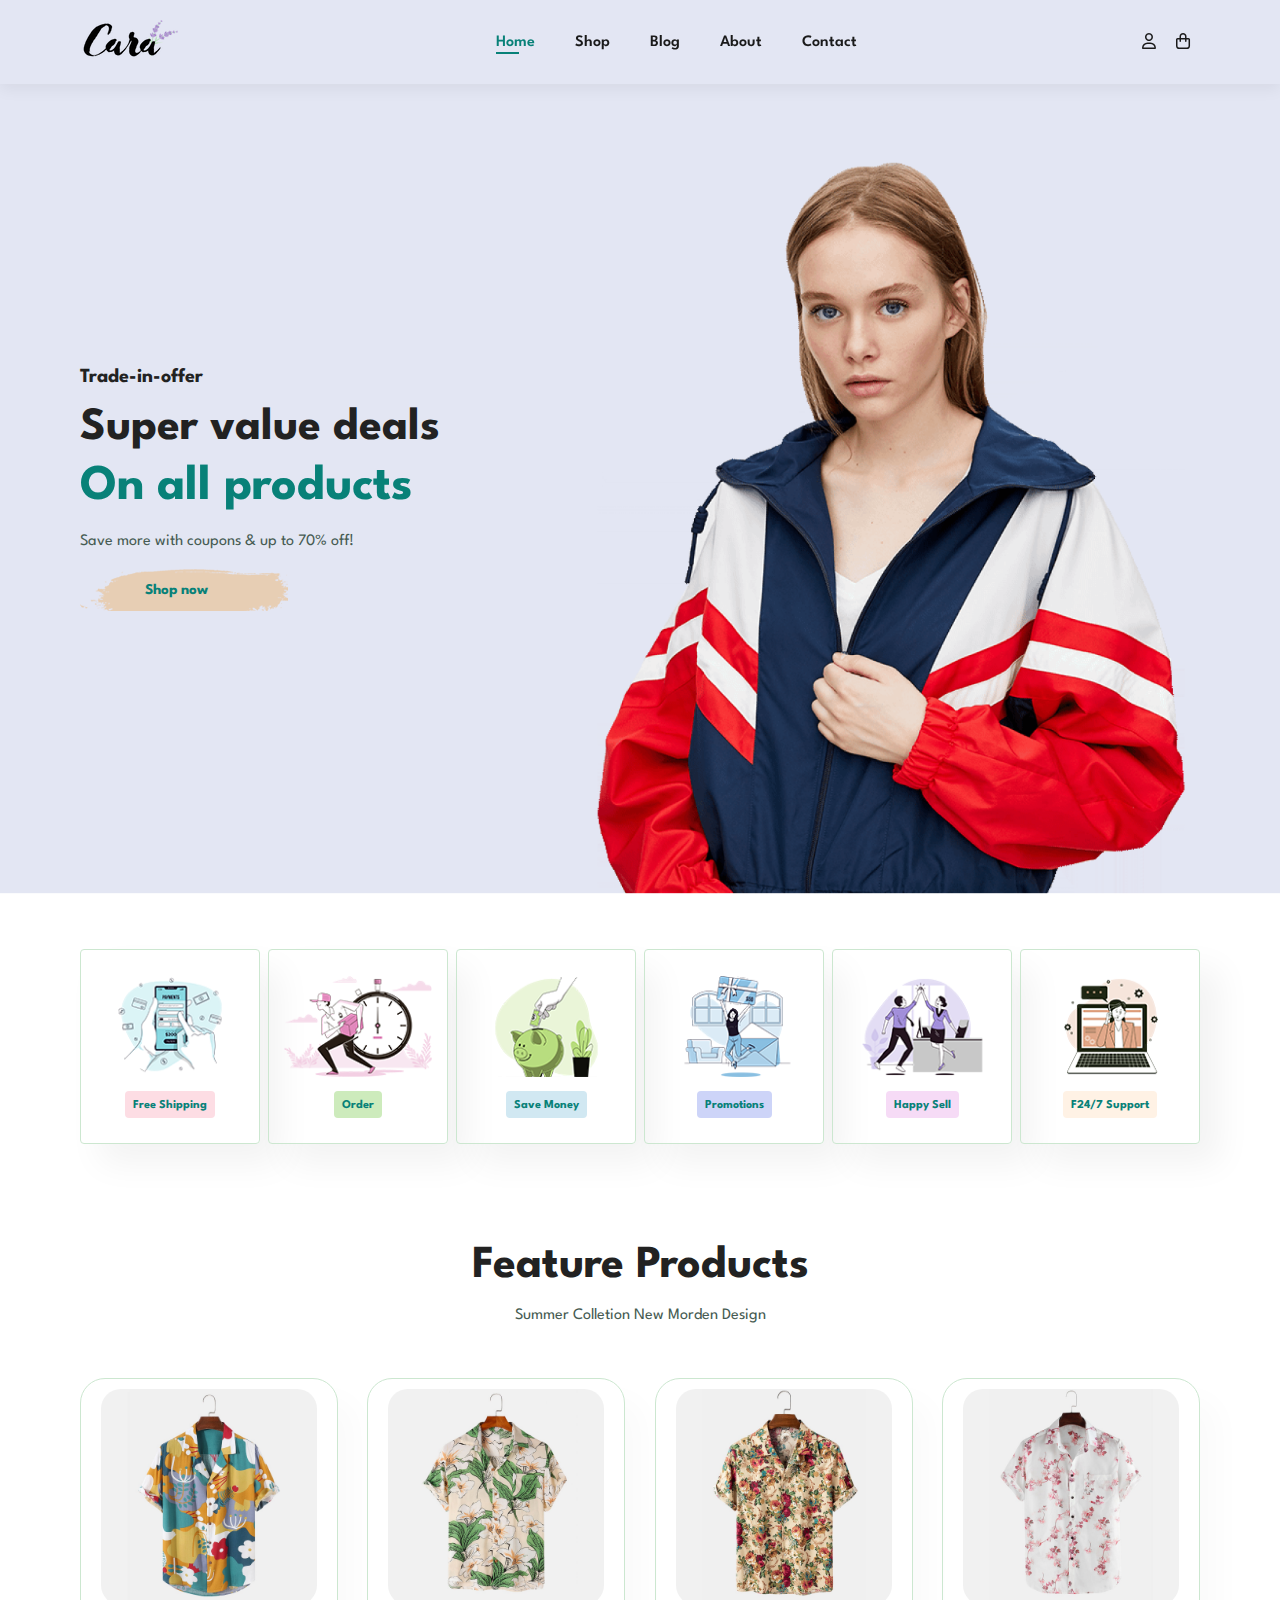
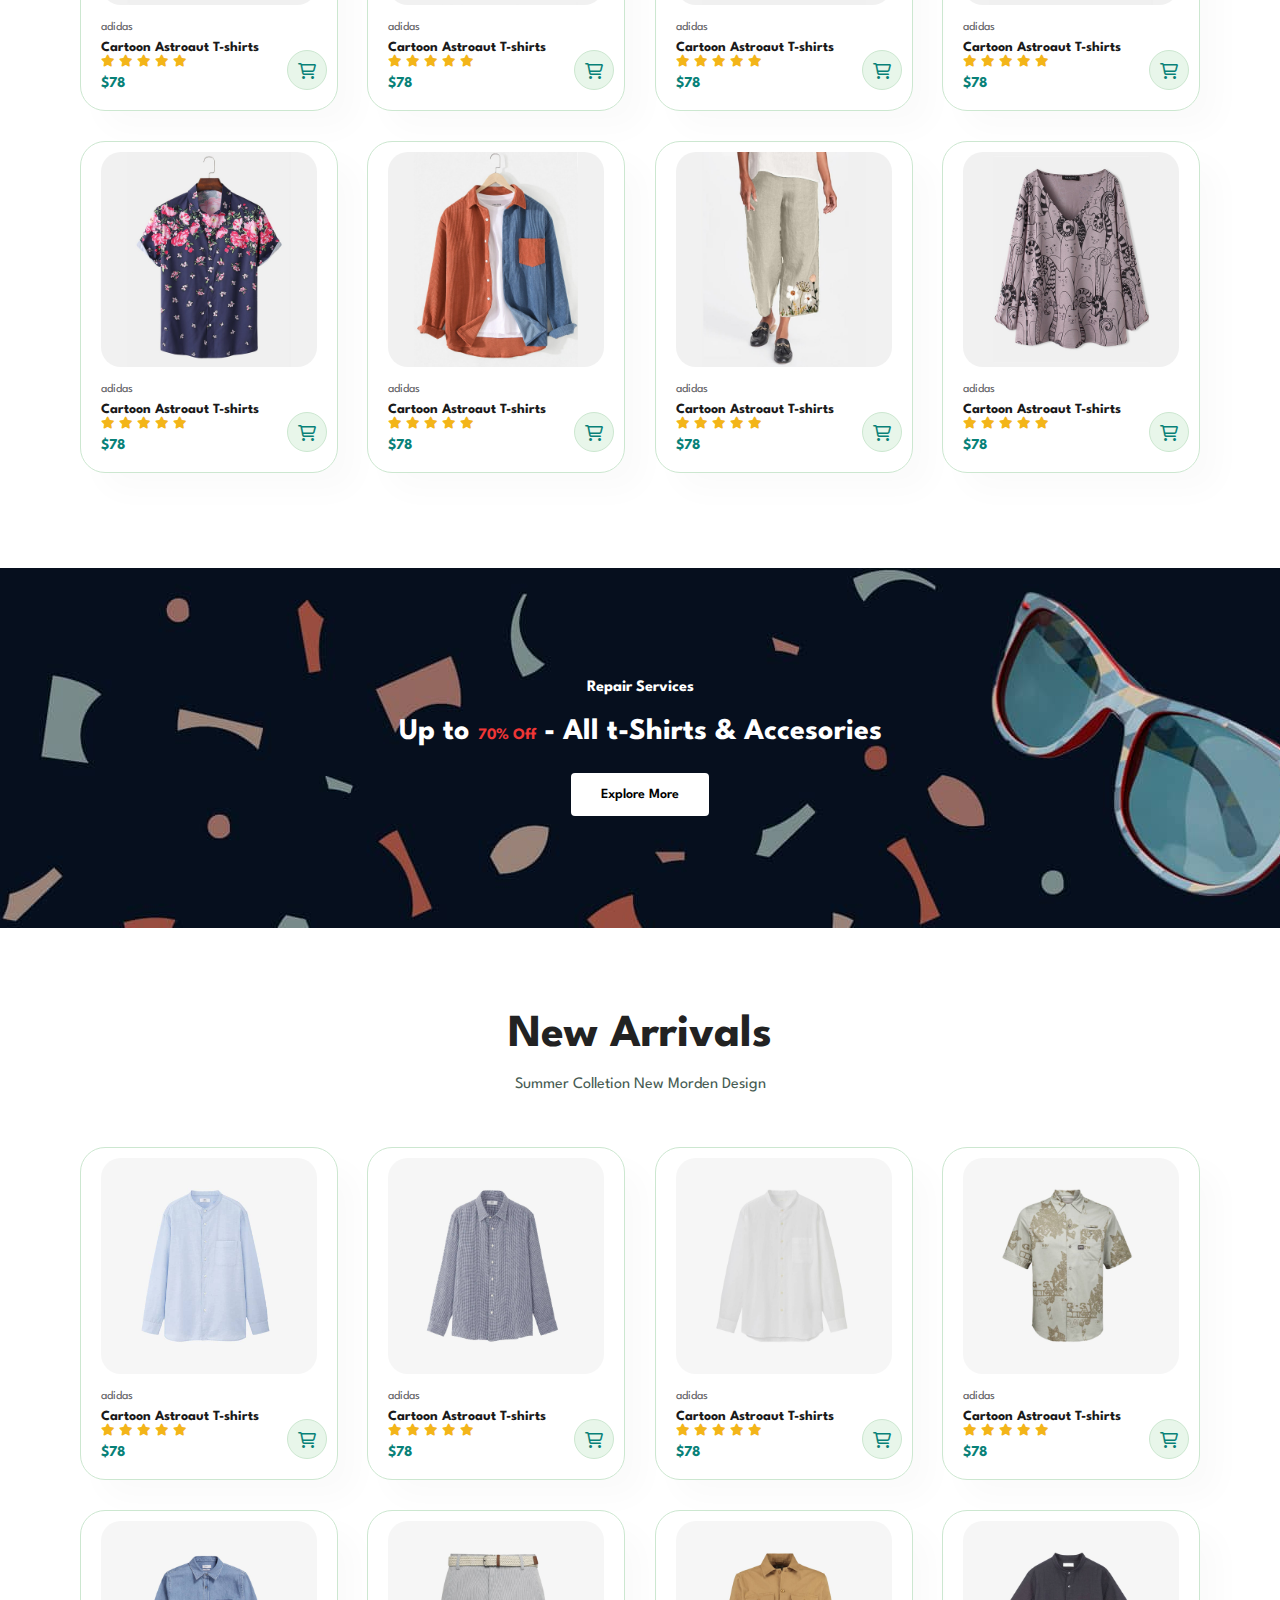
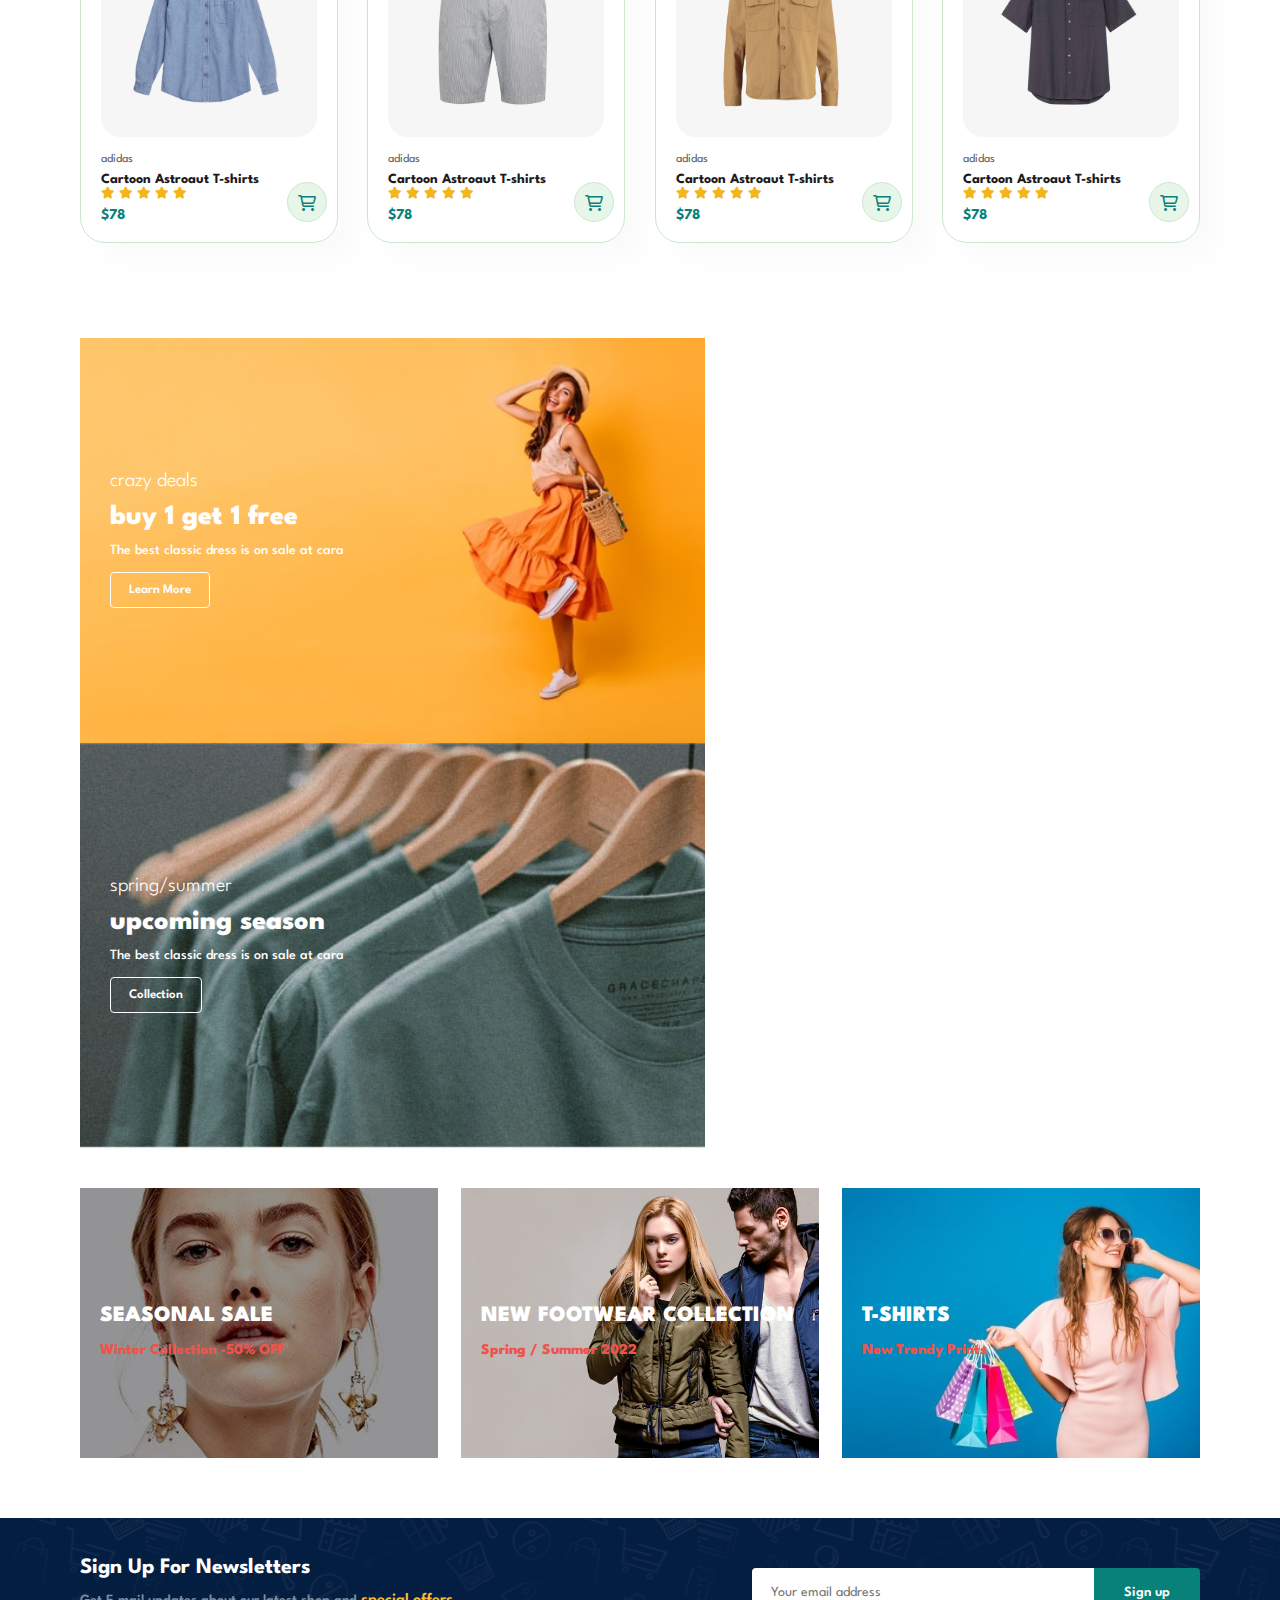
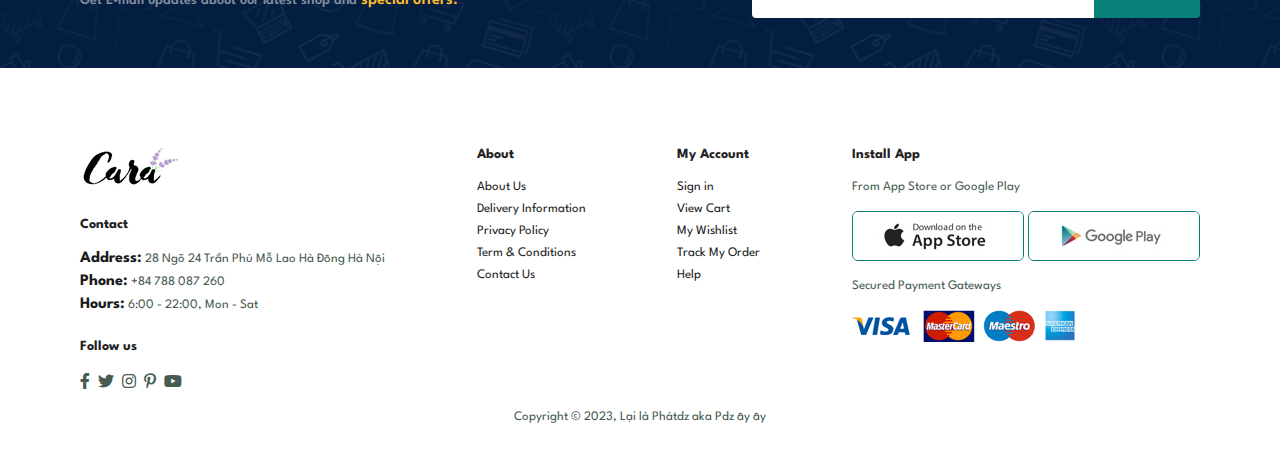
<file: index.html>
<!DOCTYPE html>
<html lang="en">

<head>
    <meta charset="UTF-8">
    <meta http-equiv="X-UA-Compatible" content="IE=edge">
    <meta name="viewport" content="width=device-width, initial-scale=1.0">
    <title>Shop'Pdz</title>
    <link rel="stylesheet" href="./font/css/all.css">
    <link rel="stylesheet" href="css/style.css">
    <link rel="stylesheet" href="css/reponsive.css">
</head>

<body>

    <header>
        <a href="#"><img src="img/logo.png" class="logo" alt=""></a>
        <div>
            <ul id="navbar">
                <li><a class="active" href="index.html">Home</a></li>
                <li><a href="shop.html">Shop</a></li>
                <li><a href="blog.html">Blog</a></li>
                <li><a href="about.html">About</a></li>
                <li><a href="contact.html">Contact</a></li>
                <a href="#" id="close"><i class="fas fa-times"></i></a>
                <a href="cart.html" id="bag"><i class="far fa-shopping-bag"></i></a>
            </ul>
        </div>
        <div>
            <ul id="navbar" class="navbar">
                <li><a class="btnLogin-popup"><i class="fa-regular fa-user"></i></a></li>
                <li><a href="cart.html"><i class="far fa-shopping-bag"></i></a></li>
            </ul>
        </div>
        <div id="mobie">
            <!-- <a href="cart.html"><i class="far fa-shopping-bag"></i></a> -->
            <i id="user-mb" class="btnLogin-popup fa-regular fa-user"></i>
            <i id="bar" class="fas fa-outdent"></i>
        </div>
    </header>

    <section id="home-top">
        <h4>Trade-in-offer</h4>
        <h2>Super value deals</h2>
        <h1>On all products</h1>
        <p>Save more with coupons & up to 70% off!</p>
        <button onclick="window.location.href='shop.html';">Shop now</button>
    </section>

    <section id="feature" class="section-p">
        <div class="fe-box">
            <img src="img/features/f1.png" alt="">
            <h6>Free Shipping</h6>
        </div>
        <div class="fe-box">
            <img src="img/features/f2.png" alt="">
            <h6>Order</h6>
        </div>
        <div class="fe-box">
            <img src="img/features/f3.png" alt="">
            <h6>Save Money</h6>
        </div>
        <div class="fe-box">
            <img src="img/features/f4.png" alt="">
            <h6>Promotions</h6>
        </div>
        <div class="fe-box">
            <img src="img/features/f5.png" alt="">
            <h6>Happy Sell</h6>
        </div>
        <div class="fe-box">
            <img src="img/features/f6.png" alt="">
            <h6>F24/7 Support</h6>
        </div>
    </section>

    <section id="product" class="section-p">
        <h2>Feature Products</h2>
        <p>Summer Colletion New Morden Design</p>
        <div class="pro-container">
            <div class="pro" onclick="window.location.href='sproduct.html';">
                <img src="img/products/f1.jpg" alt="">
                <div class="des">
                    <span>adidas</span>
                    <h5>Cartoon Astroaut T-shirts</h5>
                    <div class="star">
                        <i class="fas fa-star"></i>
                        <i class="fas fa-star"></i>
                        <i class="fas fa-star"></i>
                        <i class="fas fa-star"></i>
                        <i class="fas fa-star"></i>
                    </div>
                    <h4>$78</h4>
                </div>
                <a href="#"><i class="fal fa-shopping-cart cart"></i></a>
            </div>
            <div class="pro">
                <img src="img/products/f2.jpg" alt="">
                <div class="des">
                    <span>adidas</span>
                    <h5>Cartoon Astroaut T-shirts</h5>
                    <div class="star">
                        <i class="fas fa-star"></i>
                        <i class="fas fa-star"></i>
                        <i class="fas fa-star"></i>
                        <i class="fas fa-star"></i>
                        <i class="fas fa-star"></i>
                    </div>
                    <h4>$78</h4>
                </div>
                <a href="#"><i class="fal fa-shopping-cart cart"></i></a>
            </div>
            <div class="pro">
                <img src="img/products/f3.jpg" alt="">
                <div class="des">
                    <span>adidas</span>
                    <h5>Cartoon Astroaut T-shirts</h5>
                    <div class="star">
                        <i class="fas fa-star"></i>
                        <i class="fas fa-star"></i>
                        <i class="fas fa-star"></i>
                        <i class="fas fa-star"></i>
                        <i class="fas fa-star"></i>
                    </div>
                    <h4>$78</h4>
                </div>
                <a href="#"><i class="fal fa-shopping-cart cart"></i></a>
            </div>
            <div class="pro">
                <img src="img/products/f4.jpg" alt="">
                <div class="des">
                    <span>adidas</span>
                    <h5>Cartoon Astroaut T-shirts</h5>
                    <div class="star">
                        <i class="fas fa-star"></i>
                        <i class="fas fa-star"></i>
                        <i class="fas fa-star"></i>
                        <i class="fas fa-star"></i>
                        <i class="fas fa-star"></i>
                    </div>
                    <h4>$78</h4>
                </div>
                <a href="#"><i class="fal fa-shopping-cart cart"></i></a>
            </div>
            <div class="pro">
                <img src="img/products/f5.jpg" alt="">
                <div class="des">
                    <span>adidas</span>
                    <h5>Cartoon Astroaut T-shirts</h5>
                    <div class="star">
                        <i class="fas fa-star"></i>
                        <i class="fas fa-star"></i>
                        <i class="fas fa-star"></i>
                        <i class="fas fa-star"></i>
                        <i class="fas fa-star"></i>
                    </div>
                    <h4>$78</h4>
                </div>
                <a href="#"><i class="fal fa-shopping-cart cart"></i></a>
            </div>
            <div class="pro">
                <img src="img/products/f6.jpg" alt="">
                <div class="des">
                    <span>adidas</span>
                    <h5>Cartoon Astroaut T-shirts</h5>
                    <div class="star">
                        <i class="fas fa-star"></i>
                        <i class="fas fa-star"></i>
                        <i class="fas fa-star"></i>
                        <i class="fas fa-star"></i>
                        <i class="fas fa-star"></i>
                    </div>
                    <h4>$78</h4>
                </div>
                <a href="#"><i class="fal fa-shopping-cart cart"></i></a>
            </div>
            <div class="pro">
                <img src="img/products/f7.jpg" alt="">
                <div class="des">
                    <span>adidas</span>
                    <h5>Cartoon Astroaut T-shirts</h5>
                    <div class="star">
                        <i class="fas fa-star"></i>
                        <i class="fas fa-star"></i>
                        <i class="fas fa-star"></i>
                        <i class="fas fa-star"></i>
                        <i class="fas fa-star"></i>
                    </div>
                    <h4>$78</h4>
                </div>
                <a href="#"><i class="fal fa-shopping-cart cart"></i></a>
            </div>
            <div class="pro">
                <img src="img/products/f8.jpg" alt="">
                <div class="des">
                    <span>adidas</span>
                    <h5>Cartoon Astroaut T-shirts</h5>
                    <div class="star">
                        <i class="fas fa-star"></i>
                        <i class="fas fa-star"></i>
                        <i class="fas fa-star"></i>
                        <i class="fas fa-star"></i>
                        <i class="fas fa-star"></i>
                    </div>
                    <h4>$78</h4>
                </div>
                <a href="#"><i class="fal fa-shopping-cart cart"></i></a>
            </div>

        </div>
    </section>

    <section id="banner" class="section-m">
        <h4>Repair Services</h4>
        <h2>Up to <span>70% Off</span> - All t-Shirts & Accesories</h2>
        <button class="normal">Explore More</button>
    </section>

    <section id="product" class="section-p">
        <h2>New Arrivals</h2>
        <p>Summer Colletion New Morden Design</p>
        <div class="pro-container">
            <div class="pro">
                <img src="img/products/n1.jpg" alt="">
                <div class="des">
                    <span>adidas</span>
                    <h5>Cartoon Astroaut T-shirts</h5>
                    <div class="star">
                        <i class="fas fa-star"></i>
                        <i class="fas fa-star"></i>
                        <i class="fas fa-star"></i>
                        <i class="fas fa-star"></i>
                        <i class="fas fa-star"></i>
                    </div>
                    <h4>$78</h4>
                </div>
                <a href="#"><i class="fal fa-shopping-cart cart"></i></a>
            </div>
            <div class="pro">
                <img src="img/products/n2.jpg" alt="">
                <div class="des">
                    <span>adidas</span>
                    <h5>Cartoon Astroaut T-shirts</h5>
                    <div class="star">
                        <i class="fas fa-star"></i>
                        <i class="fas fa-star"></i>
                        <i class="fas fa-star"></i>
                        <i class="fas fa-star"></i>
                        <i class="fas fa-star"></i>
                    </div>
                    <h4>$78</h4>
                </div>
                <a href="#"><i class="fal fa-shopping-cart cart"></i></a>
            </div>
            <div class="pro">
                <img src="img/products/n3.jpg" alt="">
                <div class="des">
                    <span>adidas</span>
                    <h5>Cartoon Astroaut T-shirts</h5>
                    <div class="star">
                        <i class="fas fa-star"></i>
                        <i class="fas fa-star"></i>
                        <i class="fas fa-star"></i>
                        <i class="fas fa-star"></i>
                        <i class="fas fa-star"></i>
                    </div>
                    <h4>$78</h4>
                </div>
                <a href="#"><i class="fal fa-shopping-cart cart"></i></a>
            </div>
            <div class="pro">
                <img src="img/products/n4.jpg" alt="">
                <div class="des">
                    <span>adidas</span>
                    <h5>Cartoon Astroaut T-shirts</h5>
                    <div class="star">
                        <i class="fas fa-star"></i>
                        <i class="fas fa-star"></i>
                        <i class="fas fa-star"></i>
                        <i class="fas fa-star"></i>
                        <i class="fas fa-star"></i>
                    </div>
                    <h4>$78</h4>
                </div>
                <a href="#"><i class="fal fa-shopping-cart cart"></i></a>
            </div>
            <div class="pro">
                <img src="img/products/n5.jpg" alt="">
                <div class="des">
                    <span>adidas</span>
                    <h5>Cartoon Astroaut T-shirts</h5>
                    <div class="star">
                        <i class="fas fa-star"></i>
                        <i class="fas fa-star"></i>
                        <i class="fas fa-star"></i>
                        <i class="fas fa-star"></i>
                        <i class="fas fa-star"></i>
                    </div>
                    <h4>$78</h4>
                </div>
                <a href="#"><i class="fal fa-shopping-cart cart"></i></a>
            </div>
            <div class="pro">
                <img src="img/products/n6.jpg" alt="">
                <div class="des">
                    <span>adidas</span>
                    <h5>Cartoon Astroaut T-shirts</h5>
                    <div class="star">
                        <i class="fas fa-star"></i>
                        <i class="fas fa-star"></i>
                        <i class="fas fa-star"></i>
                        <i class="fas fa-star"></i>
                        <i class="fas fa-star"></i>
                    </div>
                    <h4>$78</h4>
                </div>
                <a href="#"><i class="fal fa-shopping-cart cart"></i></a>
            </div>
            <div class="pro">
                <img src="img/products/n7.jpg" alt="">
                <div class="des">
                    <span>adidas</span>
                    <h5>Cartoon Astroaut T-shirts</h5>
                    <div class="star">
                        <i class="fas fa-star"></i>
                        <i class="fas fa-star"></i>
                        <i class="fas fa-star"></i>
                        <i class="fas fa-star"></i>
                        <i class="fas fa-star"></i>
                    </div>
                    <h4>$78</h4>
                </div>
                <a href="#"><i class="fal fa-shopping-cart cart"></i></a>
            </div>
            <div class="pro">
                <img src="img/products/n8.jpg" alt="">
                <div class="des">
                    <span>adidas</span>
                    <h5>Cartoon Astroaut T-shirts</h5>
                    <div class="star">
                        <i class="fas fa-star"></i>
                        <i class="fas fa-star"></i>
                        <i class="fas fa-star"></i>
                        <i class="fas fa-star"></i>
                        <i class="fas fa-star"></i>
                    </div>
                    <h4>$78</h4>
                </div>
                <a href="#"><i class="fal fa-shopping-cart cart"></i></a>
            </div>

        </div>
    </section>

    <section id="banner2" class="section-p">
        <div class="banner-box">
            <h4>crazy deals</h4>
            <h2>buy 1 get 1 free</h2>
            <span>The best classic dress is on sale at cara</span>
            <button class="white">Learn More</button>
        </div>
        <div class="banner-box banner-box2">
            <h4>spring/summer</h4>
            <h2>upcoming season</h2>
            <span>The best classic dress is on sale at cara</span>
            <button class="white">Collection</button>
        </div>
    </section>

    <section id="banner3">
        <div class="banner-box">
            <h2>SEASONAL SALE</h2>
            <h3>Winter Collection -50% OFF</h3>
        </div>
        <div class="banner-box banner-box2">
            <h2>NEW FOOTWEAR COLLECTION</h2>
            <h3>Spring / Summer 2022</h3>
        </div>
        <div class="banner-box banner-box3">
            <h2>T-SHIRTS</h2>
            <h3>New Trendy Prints</h3>
        </div>
    </section>

    <section id="newsletter" class="section-p section-m">
        <div class="newstext">
            <h4>Sign Up For Newsletters</h4>
            <p>Get E-mail updates about our latest shop and <span>special offers.</span></p>
        </div>
        <div class="form">
            <input type="email" placeholder="Your email address">
            <button class="normal">Sign up</button>
        </div>
    </section>

    <button id="back-top">
        <i class="fa-duotone fa-arrow-up-from-arc fa-bounce"></i>
    </button>

    <section class="wrapper">
        <span class="icon-close"><i class="fa-regular fa-xmark fa-fade"></i></span>
        <div class="form-box login">
            <h2>Login</h2>
            <form action="#">
                <div class="input-box">
                    <span class="icon"><i class="fa-regular fa-envelope fa-fade"></i></span>
                    <input type="text" id="email" required>
                    <label for="email">Email</label>
                </div>
                <div class="input-box">
                    <span class="icon"><i class="fa-regular fa-lock-keyhole fa-fade"></i></span>
                    <input type="password" id="password" required>
                    <label for="password">Password</label>
                </div>
                <div class="remember-forgot">
                    <label><input type="checkbox">Remember me</label>
                    <a href="#">Forgot Password?</a>
                </div>
                <button type="submit" class="btn">Login</button>
                <div class="login-register">
                    <p>Don't have an account? <a href="#" class="register-link">Register</a></p>
                </div>
            </form>
        </div>
    
        <div class="form-box register">
            <h2>Registration</h2>
            <form action="#">
                <div class="input-box">
                    <span class="icon"><i class="fa-light fa-user fa-fade"></i></span>
                    <input type="text" id="username" required>
                    <label for="username">Username</label>
                </div>
                <div class="input-box">
                    <span class="icon"><i class="fa-regular fa-envelope fa-fade"></i></span>
                    <input type="text" id="email" required>
                    <label for="email">Email</label>
                </div>
                <div class="input-box">
                    <span class="icon"><i class="fa-regular fa-lock-keyhole fa-fade"></i></span>
                    <input type="password" id="password" required>
                    <label for="password">Password</label>
                </div>
                <div class="remember-forgot">
                    <label for=""><input type="checkbox">I agree to the terms & conditions</label>
                </div>
                <button type="submit" class="btn">Register</button>
                <div class="login-register">
                    <p>Alrealdy have an account? <a href="#" class="login-link">Login</a></p>
                </div>
            </form>
        </div>
    </section>

    <footer class="section-p">
        <div class="col">
            <img class="logo" src="img/logo.png" alt="">
            <h4>Contact</h4>
            <p><strong>Address:</strong> 28 Ngõ 24 Trần Phú Mỗ Lao Hà Đông Hà Nội</p>
            <p><strong>Phone:</strong> +84 788 087 260</p>
            <p><strong>Hours:</strong> 6:00 - 22:00, Mon - Sat</p>
            <div class="follow">
                <h4>Follow us</h4>
                <div class="icon">
                    <i class="fab fa-facebook-f"></i>
                    <i class="fab fa-twitter"></i>
                    <i class="fab fa-instagram"></i>
                    <i class="fab fa-pinterest-p"></i>
                    <i class="fab fa-youtube"></i>
                </div>
            </div>
        </div>
        <div class="col">
            <h4>About</h4>
            <a href="#">About Us</a>
            <a href="#">Delivery Information</a>
            <a href="#">Privacy Policy</a>
            <a href="#">Term & Conditions</a>
            <a href="#">Contact Us</a>
        </div>
        <div class="col">
            <h4>My Account</h4>
            <a href="#">Sign in</a>
            <a href="#">View Cart</a>
            <a href="#">My Wishlist</a>
            <a href="#">Track My Order</a>
            <a href="#">Help</a>
        </div>
        <div class="col install">
            <h4>Install App</h4>
            <p>From App Store or Google Play</p>
            <div class="row">
                <img src="img/pay/app.jpg" alt="">
                <img src="img/pay/play.jpg" alt="">
            </div>
            <p>Secured Payment Gateways</p>
            <img src="img/pay/pay.png" alt="">
        </div>
        <div class="copyright">
            <p>Copyright © 2023, Lại là Phátdz aka Pdz ây ây</p>
        </div>
    </footer>
    <script src="js/script.js"></script>
    <script src="js/form.js"></script>
</body>

</html>
</file>
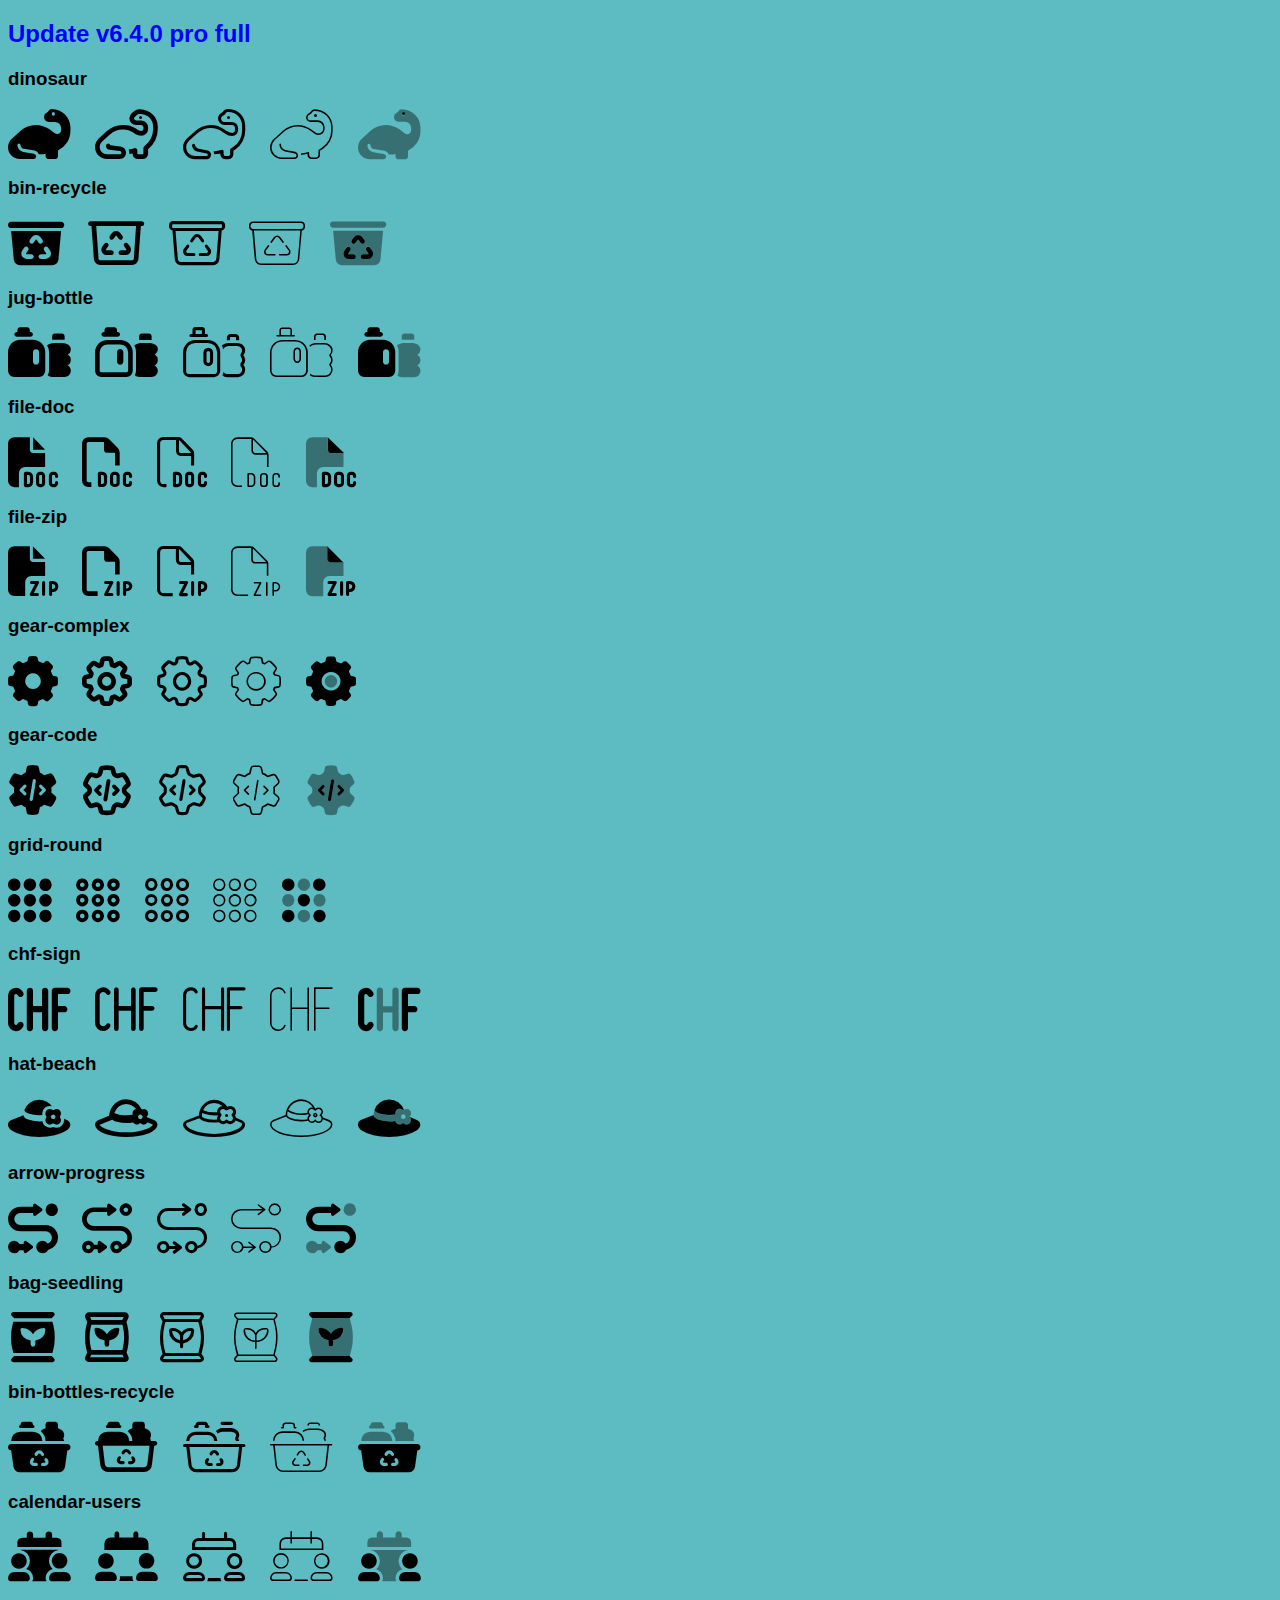
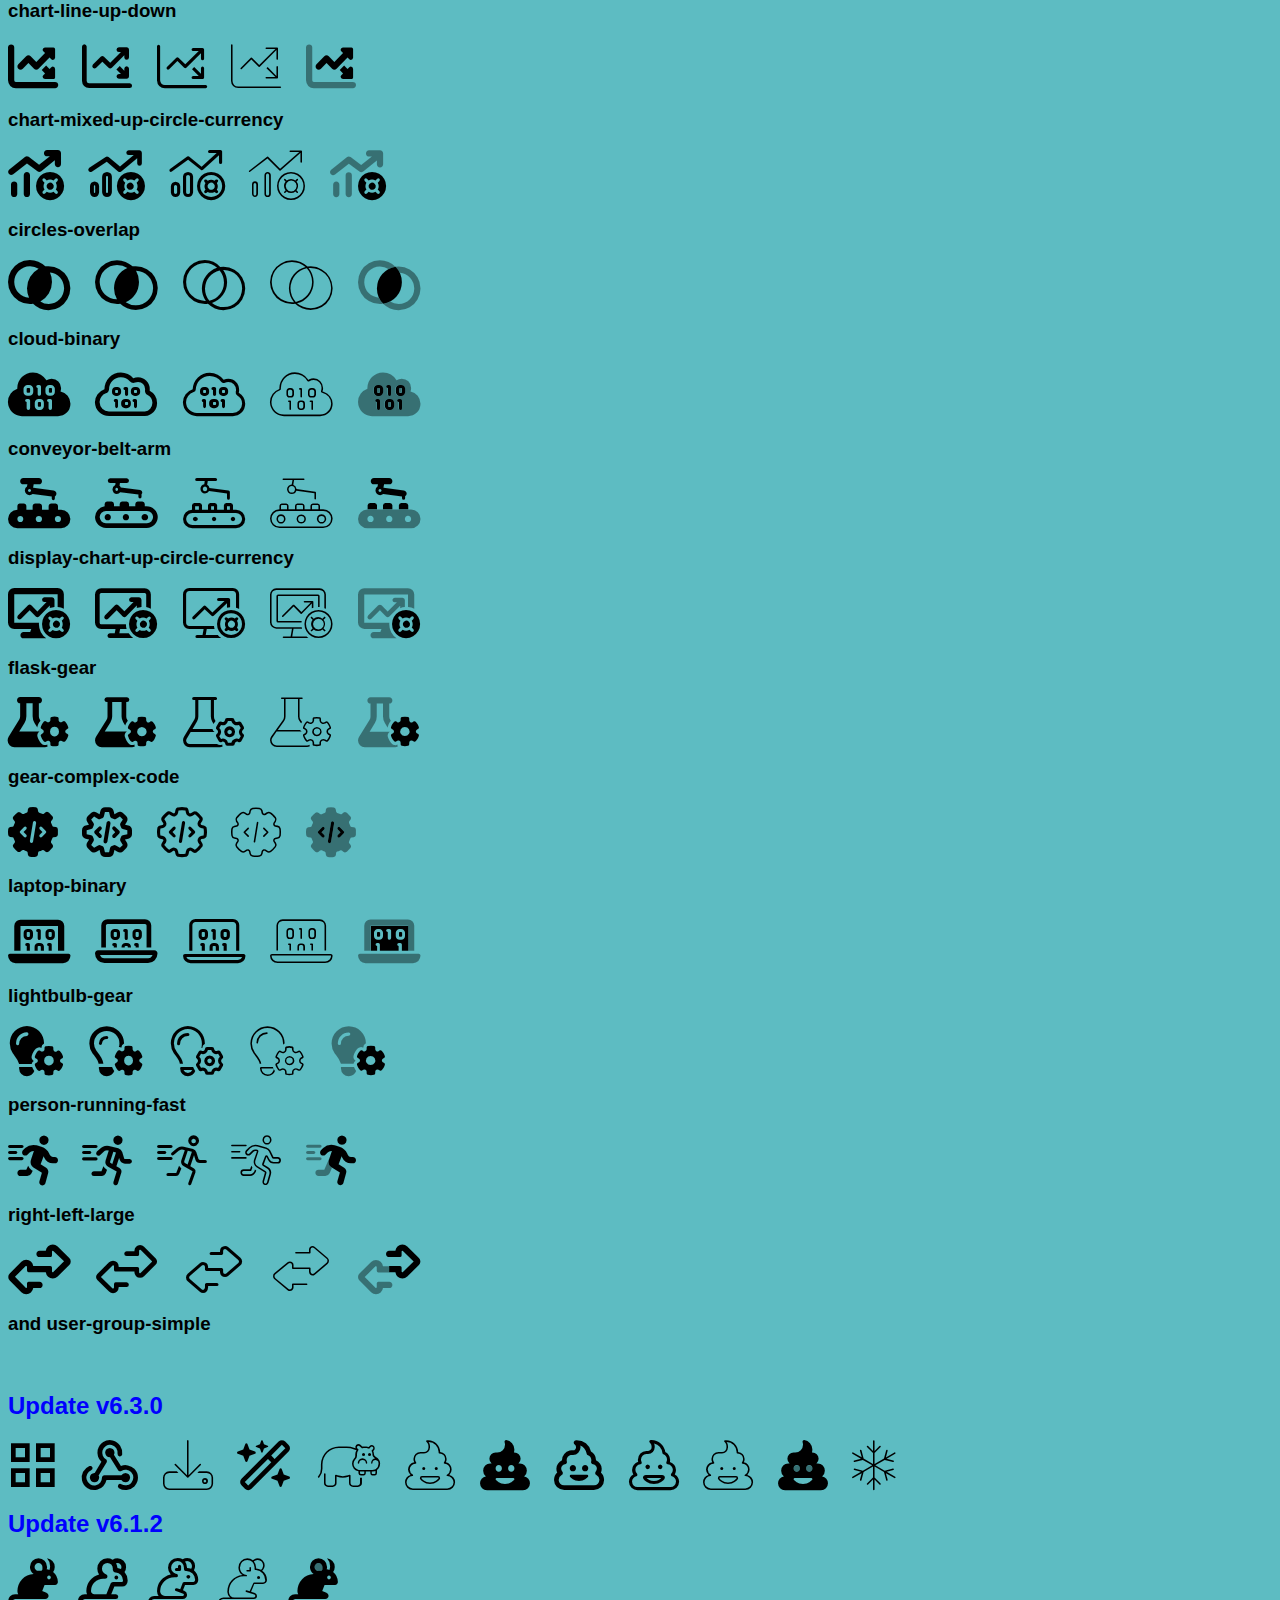
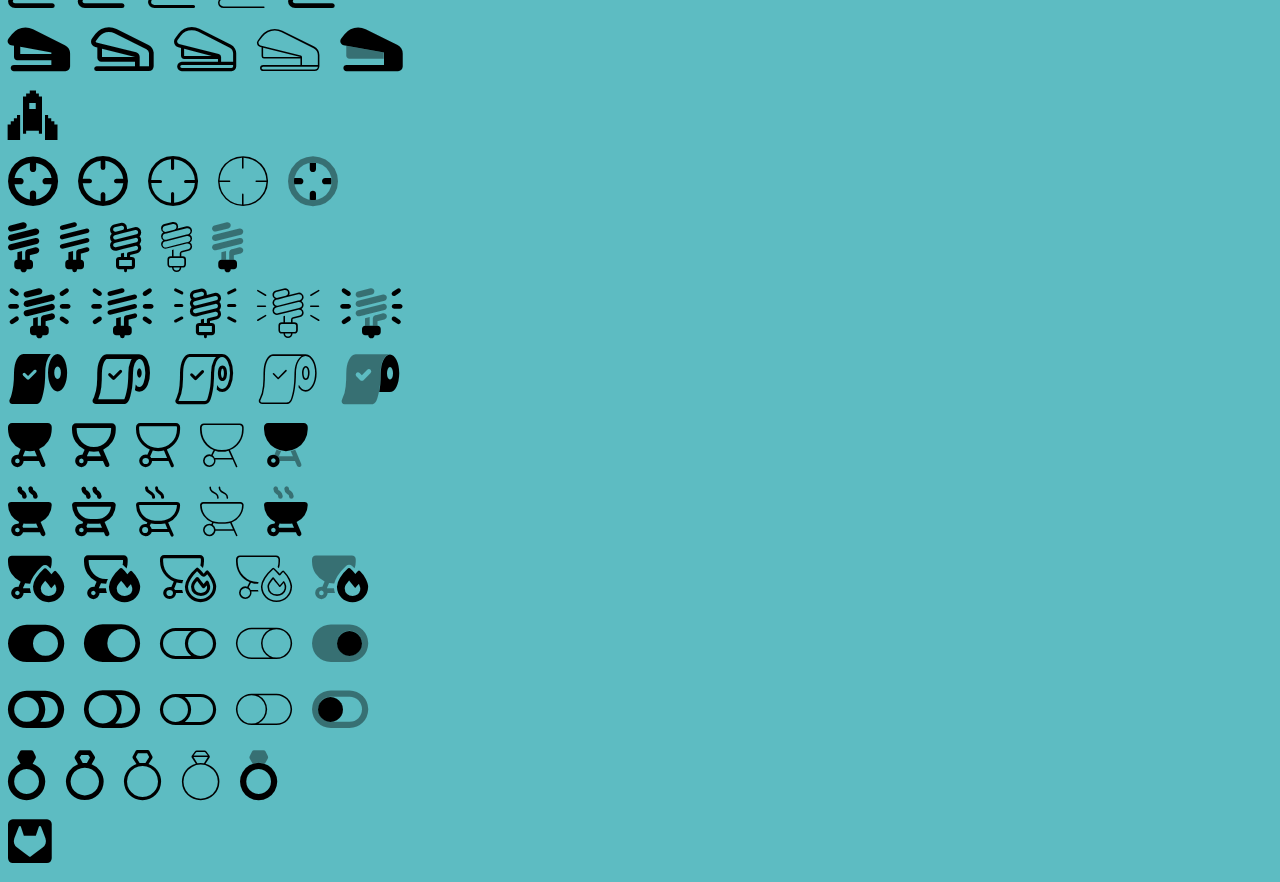
<file: font/index.html>
<!DOCTYPE html>
<html>
<head>
	<meta charset="utf-8">
	<meta name="viewport" content="width=device-width, initial-scale=1">
	<title>Font-Awesome</title>
	<link rel="stylesheet" href="css/all.css" />
	<style>
		body{
			font-family: Arial;
			background-color: #5dbcc2;
		}
		i{
			font-size: 50px;
			margin-right: 20px;
		}
		.update p{
			display: flex;
		}
		h2{
			color: blue;
		}
	</style>
</head>
<body>
	<div class="pro">
		<h2>Update v6.4.0 pro full</h2>
		<h3>dinosaur</h3>
		<i class="fa-solid fa-dinosaur"></i>
		<i class="fa-regular fa-dinosaur"></i>
		<i class="fa-light fa-dinosaur"></i>
		<i class="fa-thin fa-dinosaur"></i>
		<i class="fa-duotone fa-dinosaur"></i>
	</div>
	
	<div class="pro">
		<h3>bin-recycle</h3>
		<i class="fa-solid fa-bin-recycle"></i>
		<i class="fa-regular fa-bin-recycle"></i>
		<i class="fa-light fa-bin-recycle"></i>
		<i class="fa-thin fa-bin-recycle"></i>
		<i class="fa-duotone fa-bin-recycle"></i>
	</div>

	<div class="pro">
		<h3>jug-bottle</h3>
		<i class="fa-solid fa-jug-bottle"></i>
		<i class="fa-regular fa-jug-bottle"></i>
		<i class="fa-light fa-jug-bottle"></i>
		<i class="fa-thin fa-jug-bottle"></i>
		<i class="fa-duotone fa-jug-bottle"></i>
	</div>

	<div class="pro">
		<h3>file-doc</h3>
		<i class="fa-solid fa-file-doc"></i>
		<i class="fa-regular fa-file-doc"></i>
		<i class="fa-light fa-file-doc"></i>
		<i class="fa-thin fa-file-doc"></i>
		<i class="fa-duotone fa-file-doc"></i>
	</div>

	<div class="pro">
		<h3>file-zip</h3>
		<i class="fa-solid fa-file-zip"></i>
		<i class="fa-regular fa-file-zip"></i>
		<i class="fa-light fa-file-zip"></i>
		<i class="fa-thin fa-file-zip"></i>
		<i class="fa-duotone fa-file-zip"></i>
	</div>

	<div class="pro">
		<h3>gear-complex</h3>
		<i class="fa-solid fa-gear-complex"></i>
		<i class="fa-regular fa-gear-complex"></i>
		<i class="fa-light fa-gear-complex"></i>
		<i class="fa-thin fa-gear-complex"></i>
		<i class="fa-duotone fa-gear-complex"></i>
	</div>
	<div class="pro">
		<h3>gear-code</h3>
		<i class="fa-solid fa-gear-code"></i>
		<i class="fa-regular fa-gear-code"></i>
		<i class="fa-light fa-gear-code"></i>
		<i class="fa-thin fa-gear-code"></i>
		<i class="fa-duotone fa-gear-code"></i>
	</div>
	<div class="pro">
		<h3>grid-round</h3>
		<i class="fa-solid fa-grid-round"></i>
		<i class="fa-regular fa-grid-round"></i>
		<i class="fa-light fa-grid-round"></i>
		<i class="fa-thin fa-grid-round"></i>
		<i class="fa-duotone fa-grid-round"></i>
	</div>
	<div class="pro">
		<h3>chf-sign</h3>
		<i class="fa-solid fa-chf-sign"></i>
		<i class="fa-regular fa-chf-sign"></i>
		<i class="fa-light fa-chf-sign"></i>
		<i class="fa-thin fa-chf-sign"></i>
		<i class="fa-duotone fa-chf-sign"></i>
	</div>
	<div class="pro">
		<h3>hat-beach</h3>
		<i class="fa-solid fa-hat-beach"></i>
		<i class="fa-regular fa-hat-beach"></i>
		<i class="fa-light fa-hat-beach"></i>
		<i class="fa-thin fa-hat-beach"></i>
		<i class="fa-duotone fa-hat-beach"></i>
	</div>

	<div class="pro">
		<h3>arrow-progress</h3>
		<i class="fa-solid fa-arrow-progress"></i>
		<i class="fa-regular fa-arrow-progress"></i>
		<i class="fa-light fa-arrow-progress"></i>
		<i class="fa-thin fa-arrow-progress"></i>
		<i class="fa-duotone fa-arrow-progress"></i>
	</div>
	<div class="pro">
		<h3>bag-seedling</h3>
		<i class="fa-solid fa-bag-seedling"></i>
		<i class="fa-regular fa-bag-seedling"></i>
		<i class="fa-light fa-bag-seedling"></i>
		<i class="fa-thin fa-bag-seedling"></i>
		<i class="fa-duotone fa-bag-seedling"></i>
	</div>
	<div class="pro">
		<h3>bin-bottles-recycle</h3>
		<i class="fa-solid fa-bin-bottles-recycle"></i>
		<i class="fa-regular fa-bin-bottles-recycle"></i>
		<i class="fa-light fa-bin-bottles-recycle"></i>
		<i class="fa-thin fa-bin-bottles-recycle"></i>
		<i class="fa-duotone fa-bin-bottles-recycle"></i>
	</div>
	<div class="pro">
		<h3>calendar-users</h3>
		<i class="fa-solid fa-calendar-users"></i>
		<i class="fa-regular fa-calendar-users"></i>
		<i class="fa-light fa-calendar-users"></i>
		<i class="fa-thin fa-calendar-users"></i>
		<i class="fa-duotone fa-calendar-users"></i>
	</div>
	<div class="pro">
		<h3>chart-line-up-down</h3>
		<i class="fa-solid fa-chart-line-up-down"></i>
		<i class="fa-regular fa-chart-line-up-down"></i>
		<i class="fa-light fa-chart-line-up-down"></i>
		<i class="fa-thin fa-chart-line-up-down"></i>
		<i class="fa-duotone fa-chart-line-up-down"></i>
	</div>
	<div class="pro">
		<h3>chart-mixed-up-circle-currency</h3>
		<i class="fa-solid fa-chart-mixed-up-circle-currency"></i>
		<i class="fa-regular fa-chart-mixed-up-circle-currency"></i>
		<i class="fa-light fa-chart-mixed-up-circle-currency"></i>
		<i class="fa-thin fa-chart-mixed-up-circle-currency"></i>
		<i class="fa-duotone fa-chart-mixed-up-circle-currency"></i>
	</div>
	<div class="pro">
		<h3>circles-overlap</h3>
		<i class="fa-solid fa-circles-overlap"></i>
		<i class="fa-regular fa-circles-overlap"></i>
		<i class="fa-light fa-circles-overlap"></i>
		<i class="fa-thin fa-circles-overlap"></i>
		<i class="fa-duotone fa-circles-overlap"></i>
	</div>
	<div class="pro">
		<h3>cloud-binary</h3>
		<i class="fa-solid fa-cloud-binary"></i>
		<i class="fa-regular fa-cloud-binary"></i>
		<i class="fa-light fa-cloud-binary"></i>
		<i class="fa-thin fa-cloud-binary"></i>
		<i class="fa-duotone fa-cloud-binary"></i>
	</div>
	<div class="pro">
		<h3>conveyor-belt-arm</h3>
		<i class="fa-solid fa-conveyor-belt-arm"></i>
		<i class="fa-regular fa-conveyor-belt-arm"></i>
		<i class="fa-light fa-conveyor-belt-arm"></i>
		<i class="fa-thin fa-conveyor-belt-arm"></i>
		<i class="fa-duotone fa-conveyor-belt-arm"></i>
	</div>
	<div class="pro">
		<h3>display-chart-up-circle-currency</h3>
		<i class="fa-solid fa-display-chart-up-circle-currency"></i>
		<i class="fa-regular fa-display-chart-up-circle-currency"></i>
		<i class="fa-light fa-display-chart-up-circle-currency"></i>
		<i class="fa-thin fa-display-chart-up-circle-currency"></i>
		<i class="fa-duotone fa-display-chart-up-circle-currency"></i>
	</div>
	<div class="pro">
		<h3>flask-gear</h3>
		<i class="fa-solid fa-flask-gear"></i>
		<i class="fa-regular fa-flask-gear"></i>
		<i class="fa-light fa-flask-gear"></i>
		<i class="fa-thin fa-flask-gear"></i>
		<i class="fa-duotone fa-flask-gear"></i>
	</div>
	<div class="pro">
		<h3>gear-complex-code</h3>
		<i class="fa-solid fa-gear-complex-code"></i>
		<i class="fa-regular fa-gear-complex-code"></i>
		<i class="fa-light fa-gear-complex-code"></i>
		<i class="fa-thin fa-gear-complex-code"></i>
		<i class="fa-duotone fa-gear-complex-code"></i>
	</div>
	<div class="pro">
		<h3>laptop-binary</h3>
		<i class="fa-solid fa-laptop-binary"></i>
		<i class="fa-regular fa-laptop-binary"></i>
		<i class="fa-light fa-laptop-binary"></i>
		<i class="fa-thin fa-laptop-binary"></i>
		<i class="fa-duotone fa-laptop-binary"></i>
	</div>
	<div class="pro">
		<h3>lightbulb-gear</h3>
		<i class="fa-solid fa-lightbulb-gear"></i>
		<i class="fa-regular fa-lightbulb-gear"></i>
		<i class="fa-light fa-lightbulb-gear"></i>
		<i class="fa-thin fa-lightbulb-gear"></i>
		<i class="fa-duotone fa-lightbulb-gear"></i>
	</div>
	<div class="pro">
		<h3>person-running-fast</h3>
		<i class="fa-solid fa-person-running-fast"></i>
		<i class="fa-regular fa-person-running-fast"></i>
		<i class="fa-light fa-person-running-fast"></i>
		<i class="fa-thin fa-person-running-fast"></i>
		<i class="fa-duotone fa-person-running-fast"></i>
	</div>
	<div class="pro">
		<h3>right-left-large</h3>
		<i class="fa-solid fa-right-left-large"></i>
		<i class="fa-regular fa-right-left-large"></i>
		<i class="fa-light fa-right-left-large"></i>
		<i class="fa-thin fa-right-left-large"></i>
		<i class="fa-duotone fa-right-left-large"></i>
	</div>
	<div class="pro">
		<h3>and user-group-simple</h3>
		<i class="fa-solid fa-and user-group-simple"></i>
		<i class="fa-regular fa-and user-group-simple"></i>
		<i class="fa-light fa-and user-group-simple"></i>
		<i class="fa-thin fa-and user-group-simple"></i>
		<i class="fa-duotone fa-and user-group-simple"></i>
	</div>

	<div class="update">
		<h2>Update v6.3.0</h2>
		<i class="fa-sharp fa-regular fa-grid-2"></i>
		<i class="fa-solid fa-webhook"></i>
		<i class="fa-thin fa-download"></i>
		<i class="fa-regular fa-wand-magic-sparkles"></i>
		<i class="fa-thin fa-hippo"></i>
		<i class="fa-thin fa-poo"></i>
		<i class="fa-solid fa-poo"></i>
		<i class="fa-regular fa-poo"></i>
		<i class="fa-light fa-poo"></i>
		<i class="fa-thin fa-poo"></i>
		<i class="fa-duotone fa-poo"></i>
		<i class="fa-thin fa-snowflake"></i>
	</div>

	<div class="update">
		<h2>Update v6.1.2</h2>
		<p>
			<i class="fa-solid fa-mouse-field"></i>
			<i class="fa-regular fa-mouse-field"></i>
			<i class="fa-light fa-mouse-field"></i>
			<i class="fa-thin fa-mouse-field"></i>
			<i class="fa-duotone fa-mouse-field"></i>
		</p>
		<p>
			<i class="fa-solid fa-stapler"></i>
			<i class="fa-regular fa-stapler"></i>
			<i class="fa-light fa-stapler"></i>
			<i class="fa-thin fa-stapler"></i>
			<i class="fa-duotone fa-stapler"></i>
		</p>
		<p>
			<i class="fa-brands fa-space-awesome"></i>
		</p>
		<p>
			<i class="fa-solid fa-crosshairs-simple"></i>
			<i class="fa-regular fa-crosshairs-simple"></i>
			<i class="fa-light fa-crosshairs-simple"></i>
			<i class="fa-thin fa-crosshairs-simple"></i>
			<i class="fa-duotone fa-crosshairs-simple"></i>
		</p>
		<p>
			<i class="fa-solid fa-lightbulb-cfl"></i>
			<i class="fa-regular fa-lightbulb-cfl"></i>
			<i class="fa-light fa-lightbulb-cfl"></i>
			<i class="fa-thin fa-lightbulb-cfl"></i>
			<i class="fa-duotone fa-lightbulb-cfl"></i>
		</p>
		<p>
			<i class="fa-solid fa-lightbulb-cfl-on"></i>
			<i class="fa-regular fa-lightbulb-cfl-on"></i>
			<i class="fa-light fa-lightbulb-cfl-on"></i>
			<i class="fa-thin fa-lightbulb-cfl-on"></i>
			<i class="fa-duotone fa-lightbulb-cfl-on"></i>
		</p>
		<p>
			<i class="fa-solid fa-toilet-paper-check"></i>
			<i class="fa-regular fa-toilet-paper-check"></i>
			<i class="fa-light fa-toilet-paper-check"></i>
			<i class="fa-thin fa-toilet-paper-check"></i>
			<i class="fa-duotone fa-toilet-paper-check"></i>
		</p>
		<p>
			<i class="fa-solid fa-grill"></i>
			<i class="fa-regular fa-grill"></i>
			<i class="fa-light fa-grill"></i>
			<i class="fa-thin fa-grill"></i>
			<i class="fa-duotone fa-grill"></i>
		</p>
		<p>
			<i class="fa-solid fa-grill-hot"></i>
			<i class="fa-regular fa-grill-hot"></i>
			<i class="fa-light fa-grill-hot"></i>
			<i class="fa-thin fa-grill-hot"></i>
			<i class="fa-duotone fa-grill-hot"></i>
		</p>
		<p>
			<i class="fa-solid fa-grill-fire"></i>
			<i class="fa-regular fa-grill-fire"></i>
			<i class="fa-light fa-grill-fire"></i>
			<i class="fa-thin fa-grill-fire"></i>
			<i class="fa-duotone fa-grill-fire"></i>
		</p>
		<p>
			<i class="fa-solid fa-toggle-large-on"></i>
			<i class="fa-regular fa-toggle-large-on"></i>
			<i class="fa-light fa-toggle-large-on"></i>
			<i class="fa-thin fa-toggle-large-on"></i>
			<i class="fa-duotone fa-toggle-large-on"></i>
		</p>
		<p>
			<i class="fa-solid fa-toggle-large-off"></i>
			<i class="fa-regular fa-toggle-large-off"></i>
			<i class="fa-light fa-toggle-large-off"></i>
			<i class="fa-thin fa-toggle-large-off"></i>
			<i class="fa-duotone fa-toggle-large-off"></i>
		</p>
		<p>
			<i class="fa-solid fa-ring-diamond"></i>
			<i class="fa-regular fa-ring-diamond"></i>
			<i class="fa-light fa-ring-diamond"></i>
			<i class="fa-thin fa-ring-diamond"></i>
			<i class="fa-duotone fa-ring-diamond"></i>
		</p>
		<p>
			<i class="fa-brands fa-square-gitlab"></i>
		</p>
	</div>
</body>
</html>
</file>
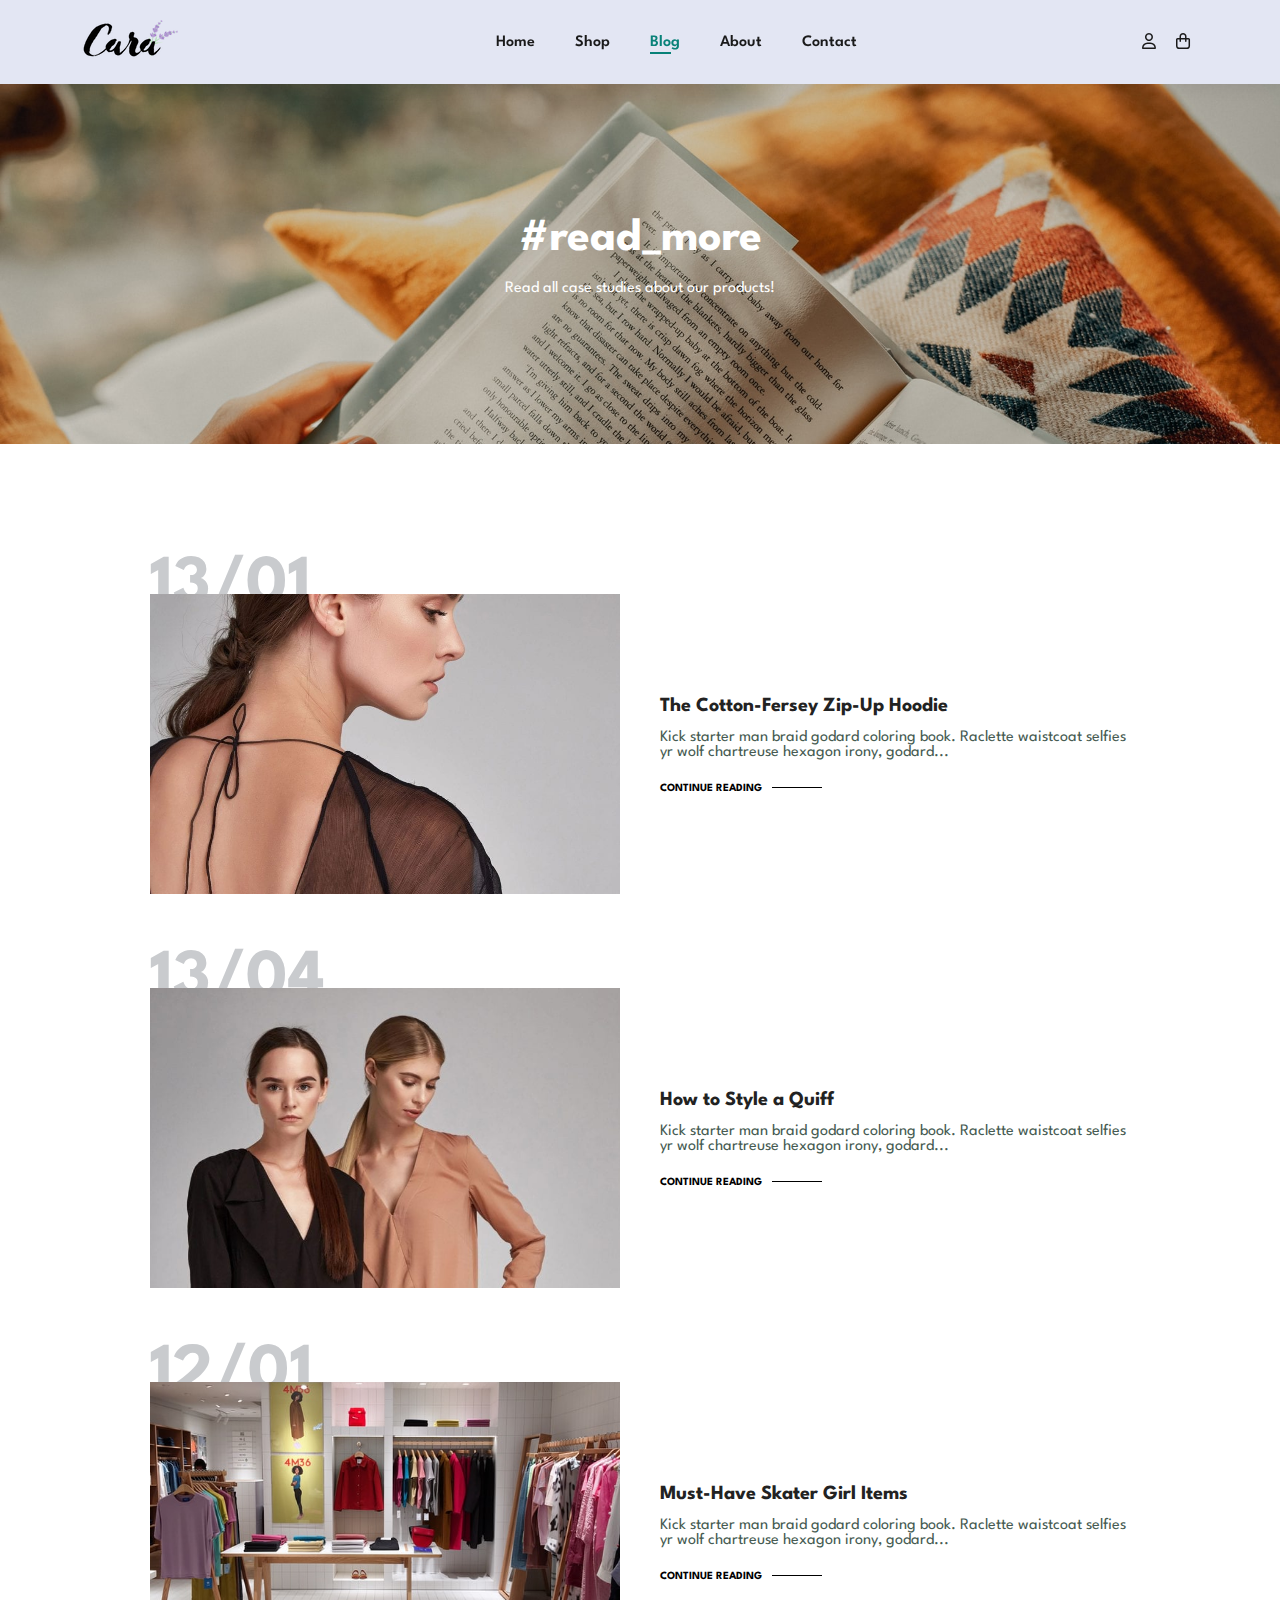
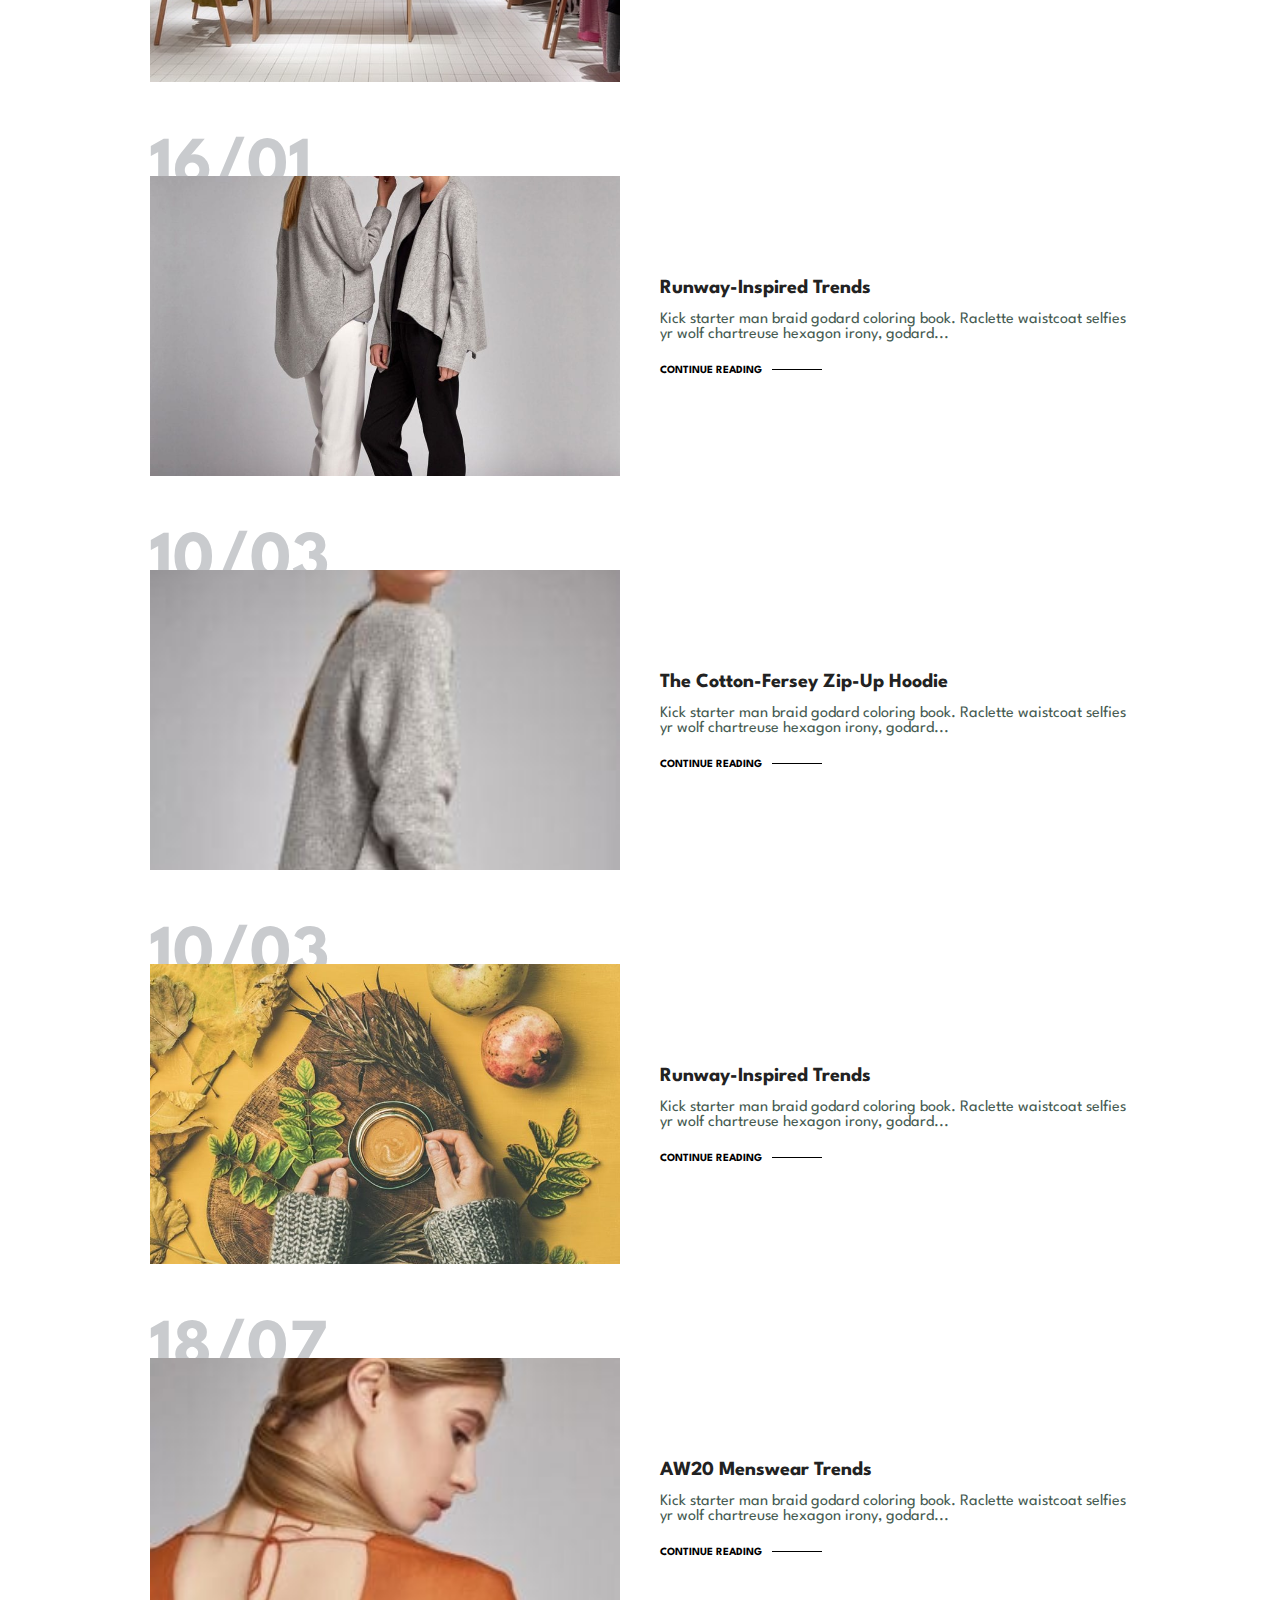
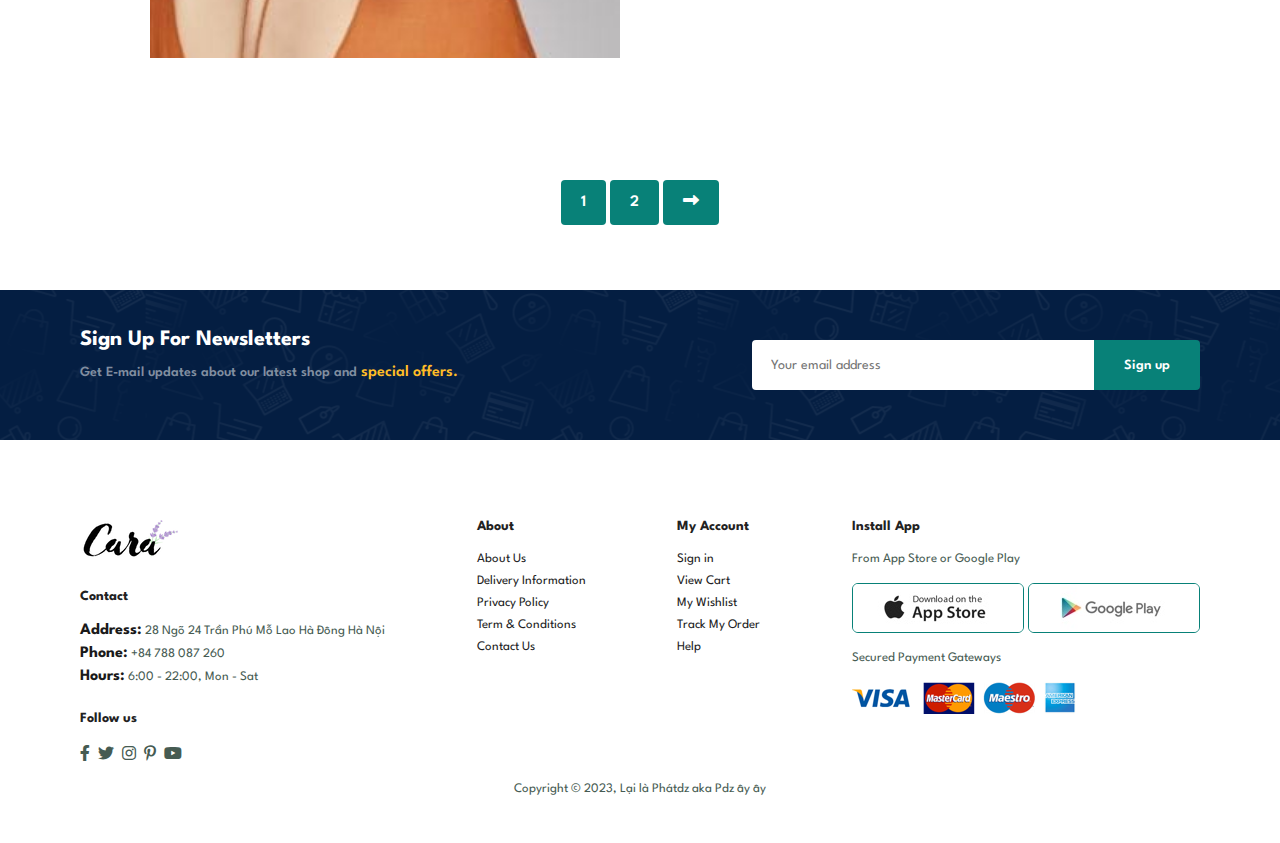
<file: blog.html>
<!DOCTYPE html>
<html lang="en">

<head>
    <meta charset="UTF-8">
    <meta http-equiv="X-UA-Compatible" content="IE=edge">
    <meta name="viewport" content="width=device-width, initial-scale=1.0">
    <title>Shop'Pdz</title>
    <link rel="stylesheet" href="./font/css/all.css">
    <link rel="stylesheet" href="css/style.css">
    <link rel="stylesheet" href="css/reponsive.css">
</head>

<body>

    <header>
        <a href="#"><img src="img/logo.png" class="logo" alt=""></a>
        <div>
            <ul id="navbar">
                <li><a href="index.html">Home</a></li>
                <li><a href="shop.html">Shop</a></li>
                <li><a class="active" href="blog.html">Blog</a></li>
                <li><a href="about.html">About</a></li>
                <li><a href="contact.html">Contact</a></li>
                <a href="#" id="close"><i class="fas fa-times"></i></a>
                <a href="cart.html" id="bag"><i class="far fa-shopping-bag"></i></a>
            </ul>
        </div>
        <div>
            <ul id="navbar" class="navbar">
                <li><a class="btnLogin-popup"><i class="fa-regular fa-user"></i></a></li>
                <li><a href="cart.html"><i class="far fa-shopping-bag"></i></a></li>
            </ul>
        </div>
        <div id="mobie">
            <!-- <a href="cart.html"><i class="far fa-shopping-bag"></i></a> -->
            <i id="user-mb" class="btnLogin-popup fa-regular fa-user"></i>
            <i id="bar" class="fas fa-outdent"></i>
        </div>
    </header>

    <section id="page-header" class="blog-header">
        <h2>#read_more</h2>
        <p>Read all case studies about our products!</p>
    </section>

    <section id="blog">
        <div class="blog-box">
            <div class="blog-img">
                <img src="img/blog/b1.jpg" alt="">
            </div>
            <div class="blog-details">
                <h4>The Cotton-Fersey Zip-Up Hoodie</h4>
                <p>Kick starter man braid godard coloring book. Raclette waistcoat selfies yr wolf chartreuse hexagon
                    irony, godard...</p>
                <a href="#">CONTINUE READING</a>
            </div>
            <h1>13/01</h1>
        </div>
        <div class="blog-box">
            <div class="blog-img">
                <img src="img/blog/b2.jpg" alt="">
            </div>
            <div class="blog-details">
                <h4>How to Style a Quiff</h4>
                <p>Kick starter man braid godard coloring book. Raclette waistcoat selfies yr wolf chartreuse hexagon
                    irony, godard...</p>
                <a href="#">CONTINUE READING</a>
            </div>
            <h1>13/04</h1>
        </div>
        <div class="blog-box">
            <div class="blog-img">
                <img src="img/blog/b3.jpg" alt="">
            </div>
            <div class="blog-details">
                <h4>Must-Have Skater Girl Items</h4>
                <p>Kick starter man braid godard coloring book. Raclette waistcoat selfies yr wolf chartreuse hexagon
                    irony, godard...</p>
                <a href="#">CONTINUE READING</a>
            </div>
            <h1>12/01</h1>
        </div>
        <div class="blog-box">
            <div class="blog-img">
                <img src="img/blog/b4.jpg" alt="">
            </div>
            <div class="blog-details">
                <h4>Runway-Inspired Trends</h4>
                <p>Kick starter man braid godard coloring book. Raclette waistcoat selfies yr wolf chartreuse hexagon
                    irony, godard...</p>
                <a href="#">CONTINUE READING</a>
            </div>
            <h1>16/01</h1>
        </div>
        <div class="blog-box">
            <div class="blog-img">
                <img src="img/blog/b5.jpg" alt="">
            </div>
            <div class="blog-details">
                <h4>The Cotton-Fersey Zip-Up Hoodie</h4>
                <p>Kick starter man braid godard coloring book. Raclette waistcoat selfies yr wolf chartreuse hexagon
                    irony, godard...</p>
                <a href="#">CONTINUE READING</a>
            </div>
            <h1>10/03</h1>
        </div>
        <div class="blog-box">
            <div class="blog-img">
                <img src="img/blog/b6.jpg" alt="">
            </div>
            <div class="blog-details">
                <h4>Runway-Inspired Trends</h4>
                <p>Kick starter man braid godard coloring book. Raclette waistcoat selfies yr wolf chartreuse hexagon
                    irony, godard...</p>
                <a href="#">CONTINUE READING</a>
            </div>
            <h1>10/03</h1>
        </div>
        <div class="blog-box">
            <div class="blog-img"> 
                <img src="img/blog/b7.jpg" alt="">
            </div>
            <div class="blog-details">
                <h4>AW20 Menswear Trends</h4>
                <p>Kick starter man braid godard coloring book. Raclette waistcoat selfies yr wolf chartreuse hexagon
                    irony, godard...</p>
                <a href="#">CONTINUE READING</a>
            </div>
            <h1>18/07</h1>
        </div>
    </section>

    <section id="pagination" class="section-p">
        <a href="#">1</a>
        <a href="#">2</a>
        <a href="#"><i class="fal fa-long-arrow-alt-right"></i></a>
    </section>

    <section id="newsletter" class="section-p section-m">
        <div class="newstext">
            <h4>Sign Up For Newsletters</h4>
            <p>Get E-mail updates about our latest shop and <span>special offers.</span></p>
        </div>
        <div class="form">
            <input type="email" placeholder="Your email address">
            <button class="normal">Sign up</button>
        </div>
    </section>

    <button id="back-top">
        <i class="fa-duotone fa-arrow-up-from-arc fa-bounce"></i>
    </button>

    <section class="wrapper">
        <span class="icon-close"><i class="fa-regular fa-xmark fa-fade"></i></span>
        <div class="form-box login">
            <h2>Login</h2>
            <form action="#">
                <div class="input-box">
                    <span class="icon"><i class="fa-regular fa-envelope fa-fade"></i></span>
                    <input type="text" id="email" required>
                    <label for="email">Email</label>
                </div>
                <div class="input-box">
                    <span class="icon"><i class="fa-regular fa-lock-keyhole fa-fade"></i></span>
                    <input type="password" id="password" required>
                    <label for="password">Password</label>
                </div>
                <div class="remember-forgot">
                    <label><input type="checkbox">Remember me</label>
                    <a href="#">Forgot Password?</a>
                </div>
                <button type="submit" class="btn">Login</button>
                <div class="login-register">
                    <p>Don't have an account? <a href="#" class="register-link">Register</a></p>
                </div>
            </form>
        </div>
    
        <div class="form-box register">
            <h2>Registration</h2>
            <form action="#">
                <div class="input-box">
                    <span class="icon"><i class="fa-light fa-user fa-fade"></i></span>
                    <input type="text" id="username" required>
                    <label for="username">Username</label>
                </div>
                <div class="input-box">
                    <span class="icon"><i class="fa-regular fa-envelope fa-fade"></i></span>
                    <input type="text" id="email" required>
                    <label for="email">Email</label>
                </div>
                <div class="input-box">
                    <span class="icon"><i class="fa-regular fa-lock-keyhole fa-fade"></i></span>
                    <input type="password" id="password" required>
                    <label for="password">Password</label>
                </div>
                <div class="remember-forgot">
                    <label for=""><input type="checkbox">I agree to the terms & conditions</label>
                </div>
                <button type="submit" class="btn">Register</button>
                <div class="login-register">
                    <p>Alrealdy have an account? <a href="#" class="login-link">Login</a></p>
                </div>
            </form>
        </div>
    </section>

    <footer class="section-p">
        <div class="col">
            <img class="logo" src="img/logo.png" alt="">
            <h4>Contact</h4>
            <p><strong>Address:</strong> 28 Ngõ 24 Trần Phú Mỗ Lao Hà Đông Hà Nội</p>
            <p><strong>Phone:</strong> +84 788 087 260</p>
            <p><strong>Hours:</strong> 6:00 - 22:00, Mon - Sat</p>
            <div class="follow">
                <h4>Follow us</h4>
                <div class="icon">
                    <i class="fab fa-facebook-f"></i>
                    <i class="fab fa-twitter"></i>
                    <i class="fab fa-instagram"></i>
                    <i class="fab fa-pinterest-p"></i>
                    <i class="fab fa-youtube"></i>
                </div>
            </div>
        </div>
        <div class="col">
            <h4>About</h4>
            <a href="#">About Us</a>
            <a href="#">Delivery Information</a>
            <a href="#">Privacy Policy</a>
            <a href="#">Term & Conditions</a>
            <a href="#">Contact Us</a>
        </div>
        <div class="col">
            <h4>My Account</h4>
            <a href="#">Sign in</a>
            <a href="#">View Cart</a>
            <a href="#">My Wishlist</a>
            <a href="#">Track My Order</a>
            <a href="#">Help</a>
        </div>
        <div class="col install">
            <h4>Install App</h4>
            <p>From App Store or Google Play</p>
            <div class="row">
                <img src="img/pay/app.jpg" alt="">
                <img src="img/pay/play.jpg" alt="">
            </div>
            <p>Secured Payment Gateways</p>
            <img src="img/pay/pay.png" alt="">
        </div>
        <div class="copyright">
            <p>Copyright © 2023, Lại là Phátdz aka Pdz ây ây</p>
        </div>
    </footer>
    <script src="js/script.js"></script>
    <script src="js/form.js"></script>
</body>

</html>
</file>
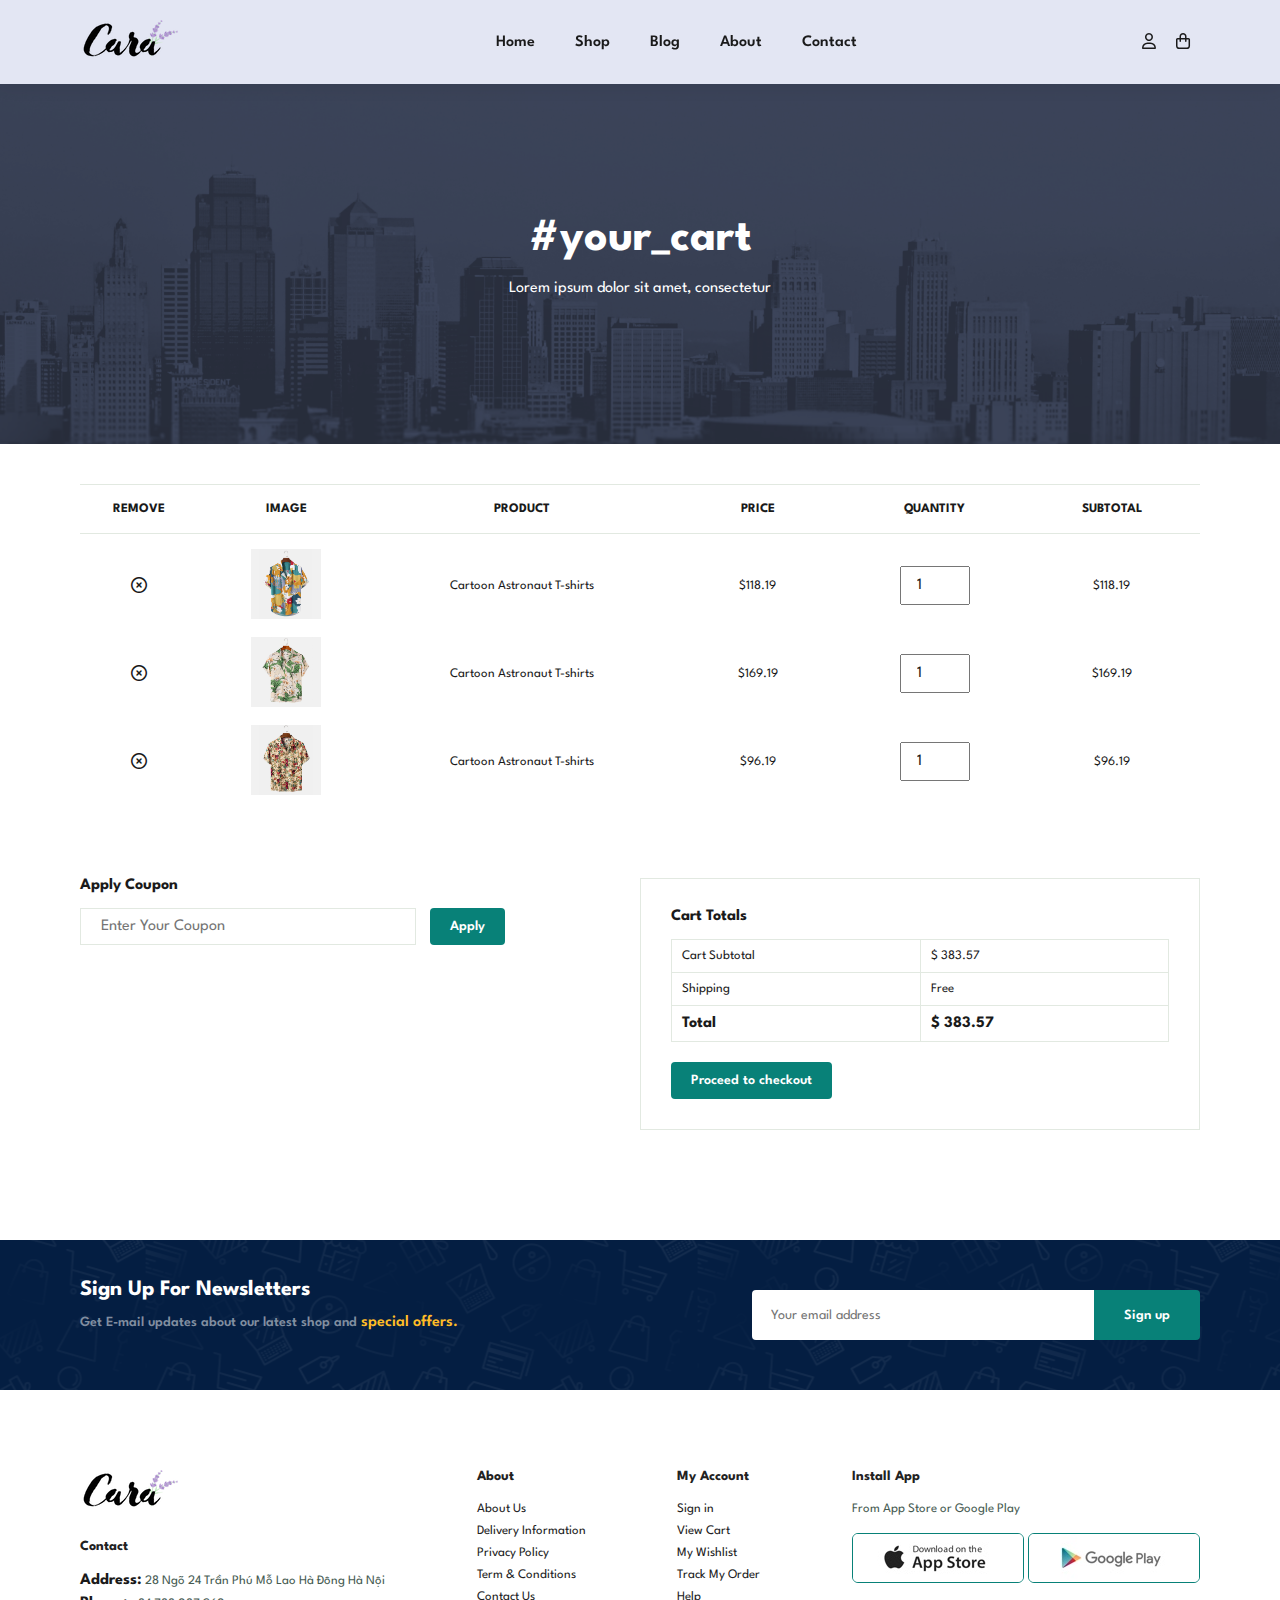
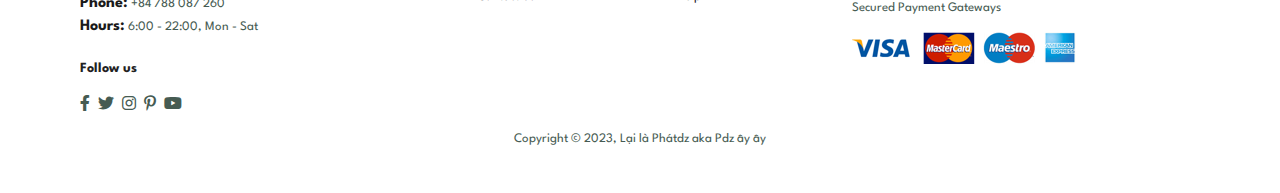
<file: cart.html>
<!DOCTYPE html>
<html lang="en">

<head>
    <meta charset="UTF-8">
    <meta http-equiv="X-UA-Compatible" content="IE=edge">
    <meta name="viewport" content="width=device-width, initial-scale=1.0">
    <title>Shop'Pdz</title>
    <link rel="stylesheet" href="./font/css/all.css">
    <link rel="stylesheet" href="css/style.css">
    <link rel="stylesheet" href="css/reponsive.css">
</head>

<body>

    <header>
        <a href="#"><img src="img/logo.png" class="logo" alt=""></a>
        <div>
            <ul id="navbar">
                <li><a href="index.html">Home</a></li>
                <li><a href="shop.html">Shop</a></li>
                <li><a href="blog.html">Blog</a></li>
                <li><a href="about.html">About</a></li>
                <li><a href="contact.html">Contact</a></li>
                <a href="#" id="close"><i class="fas fa-times"></i></a>
                <a class="active" href="cart.html" id="bag"><i class="far fa-shopping-bag"></i></a>
            </ul>
        </div>
        <div>
            <ul id="navbar" class="navbar">
                <li><a class="btnLogin-popup"><i class="fa-regular fa-user"></i></a></li>
                <li><a href="cart.html"><i class="far fa-shopping-bag"></i></a></li>
            </ul>
        </div>
        <div id="mobie">
            <!-- <a href="cart.html"><i class="far fa-shopping-bag"></i></a> -->
            <i id="user-mb" class="btnLogin-popup fa-regular fa-user"></i>
            <i id="bar" class="fas fa-outdent"></i>
        </div>
    </header>

    <section id="page-header" class="cart-header">
        <h2>#your_cart</h2>
        <p>Lorem ipsum dolor sit amet, consectetur</p>
    </section>

    <section id="cart" class="section-p">
        <table>
            <thead>
                <tr>
                    <td>Remove</td>
                    <td>Image</td>
                    <td>Product</td>
                    <td>Price</td>
                    <td>Quantity</td>
                    <td>Subtotal</td>
                </tr>
            </thead>
            <tbody>
                <tr>
                    <td><a href="#"><i class="far fa-times-circle"></i></a></td>
                    <td><img src="img/products/f1.jpg" alt=""></td>
                    <td>Cartoon Astronaut T-shirts</td>
                    <td>$118.19</td>
                    <td><input type="number" value="1"></td>
                    <td>$118.19</td>
                </tr>
                <tr>
                    <td><a href="#"><i class="far fa-times-circle"></i></a></td>
                    <td><img src="img/products/f2.jpg" alt=""></td>
                    <td>Cartoon Astronaut T-shirts</td>
                    <td>$169.19</td>
                    <td><input type="number" value="1"></td>
                    <td>$169.19</td>
                </tr>
                <tr>
                    <td><a href="#"><i class="far fa-times-circle"></i></a></td>
                    <td><img src="img/products/f3.jpg" alt=""></td>
                    <td>Cartoon Astronaut T-shirts</td>
                    <td>$96.19</td>
                    <td><input type="number" value="1"></td>
                    <td>$96.19</td>
                </tr>
            </tbody>
        </table>
    </section>

    <section id="cart-add" class="section-p">
        <div id="coupon">
            <h3>Apply Coupon</h3>
            <div>
                <input type="text" placeholder="Enter Your Coupon">
                <button class="normal">Apply</button>
            </div>
        </div>
        <div id="subtotal">
            <h3>Cart Totals</h3>
            <table>
                <tr>
                    <td>Cart Subtotal</td>
                    <td>$ 383.57</td>
                </tr>
                <tr>
                    <td>Shipping</td>
                    <td>Free</td>
                </tr>
                <tr>
                    <td><strong>Total</strong></td>
                    <td><strong>$ 383.57</strong></td>
                </tr>
            </table>
            <button class="normal">Proceed to checkout</button>
        </div>
    </section>

    <section id="newsletter" class="section-p section-m">
        <div class="newstext">
            <h4>Sign Up For Newsletters</h4>
            <p>Get E-mail updates about our latest shop and <span>special offers.</span></p>
        </div>
        <div class="form">
            <input type="email" placeholder="Your email address">
            <button class="normal">Sign up</button>
        </div>
    </section>

    <button id="back-top">
        <i class="fa-duotone fa-arrow-up-from-arc fa-bounce"></i>
    </button>

    <section class="wrapper">
        <span class="icon-close"><i class="fa-regular fa-xmark fa-fade"></i></span>
        <div class="form-box login">
            <h2>Login</h2>
            <form action="#">
                <div class="input-box">
                    <span class="icon"><i class="fa-regular fa-envelope fa-fade"></i></span>
                    <input type="text" id="email" required>
                    <label for="email">Email</label>
                </div>
                <div class="input-box">
                    <span class="icon"><i class="fa-regular fa-lock-keyhole fa-fade"></i></span>
                    <input type="password" id="password" required>
                    <label for="password">Password</label>
                </div>
                <div class="remember-forgot">
                    <label><input type="checkbox">Remember me</label>
                    <a href="#">Forgot Password?</a>
                </div>
                <button type="submit" class="btn">Login</button>
                <div class="login-register">
                    <p>Don't have an account? <a href="#" class="register-link">Register</a></p>
                </div>
            </form>
        </div>
    
        <div class="form-box register">
            <h2>Registration</h2>
            <form action="#">
                <div class="input-box">
                    <span class="icon"><i class="fa-light fa-user fa-fade"></i></span>
                    <input type="text" id="username" required>
                    <label for="username">Username</label>
                </div>
                <div class="input-box">
                    <span class="icon"><i class="fa-regular fa-envelope fa-fade"></i></span>
                    <input type="text" id="email" required>
                    <label for="email">Email</label>
                </div>
                <div class="input-box">
                    <span class="icon"><i class="fa-regular fa-lock-keyhole fa-fade"></i></span>
                    <input type="password" id="password" required>
                    <label for="password">Password</label>
                </div>
                <div class="remember-forgot">
                    <label for=""><input type="checkbox">I agree to the terms & conditions</label>
                </div>
                <button type="submit" class="btn">Register</button>
                <div class="login-register">
                    <p>Alrealdy have an account? <a href="#" class="login-link">Login</a></p>
                </div>
            </form>
        </div>
    </section>

    <footer class="section-p">
        <div class="col">
            <img class="logo" src="img/logo.png" alt="">
            <h4>Contact</h4>
            <p><strong>Address:</strong> 28 Ngõ 24 Trần Phú Mỗ Lao Hà Đông Hà Nội</p>
            <p><strong>Phone:</strong> +84 788 087 260</p>
            <p><strong>Hours:</strong> 6:00 - 22:00, Mon - Sat</p>
            <div class="follow">
                <h4>Follow us</h4>
                <div class="icon">
                    <i class="fab fa-facebook-f"></i>
                    <i class="fab fa-twitter"></i>
                    <i class="fab fa-instagram"></i>
                    <i class="fab fa-pinterest-p"></i>
                    <i class="fab fa-youtube"></i>
                </div>
            </div>
        </div>
        <div class="col">
            <h4>About</h4>
            <a href="#">About Us</a>
            <a href="#">Delivery Information</a>
            <a href="#">Privacy Policy</a>
            <a href="#">Term & Conditions</a>
            <a href="#">Contact Us</a>
        </div>
        <div class="col">
            <h4>My Account</h4>
            <a href="#">Sign in</a>
            <a href="#">View Cart</a>
            <a href="#">My Wishlist</a>
            <a href="#">Track My Order</a>
            <a href="#">Help</a>
        </div>
        <div class="col install">
            <h4>Install App</h4>
            <p>From App Store or Google Play</p>
            <div class="row">
                <img src="img/pay/app.jpg" alt="">
                <img src="img/pay/play.jpg" alt="">
            </div>
            <p>Secured Payment Gateways</p>
            <img src="img/pay/pay.png" alt="">
        </div>
        <div class="copyright">
            <p>Copyright © 2023, Lại là Phátdz aka Pdz ây ây</p>
        </div>
    </footer>
    <script src="js/script.js"></script>
    <script src="js/form.js"></script>
</body>

</html>
</file>
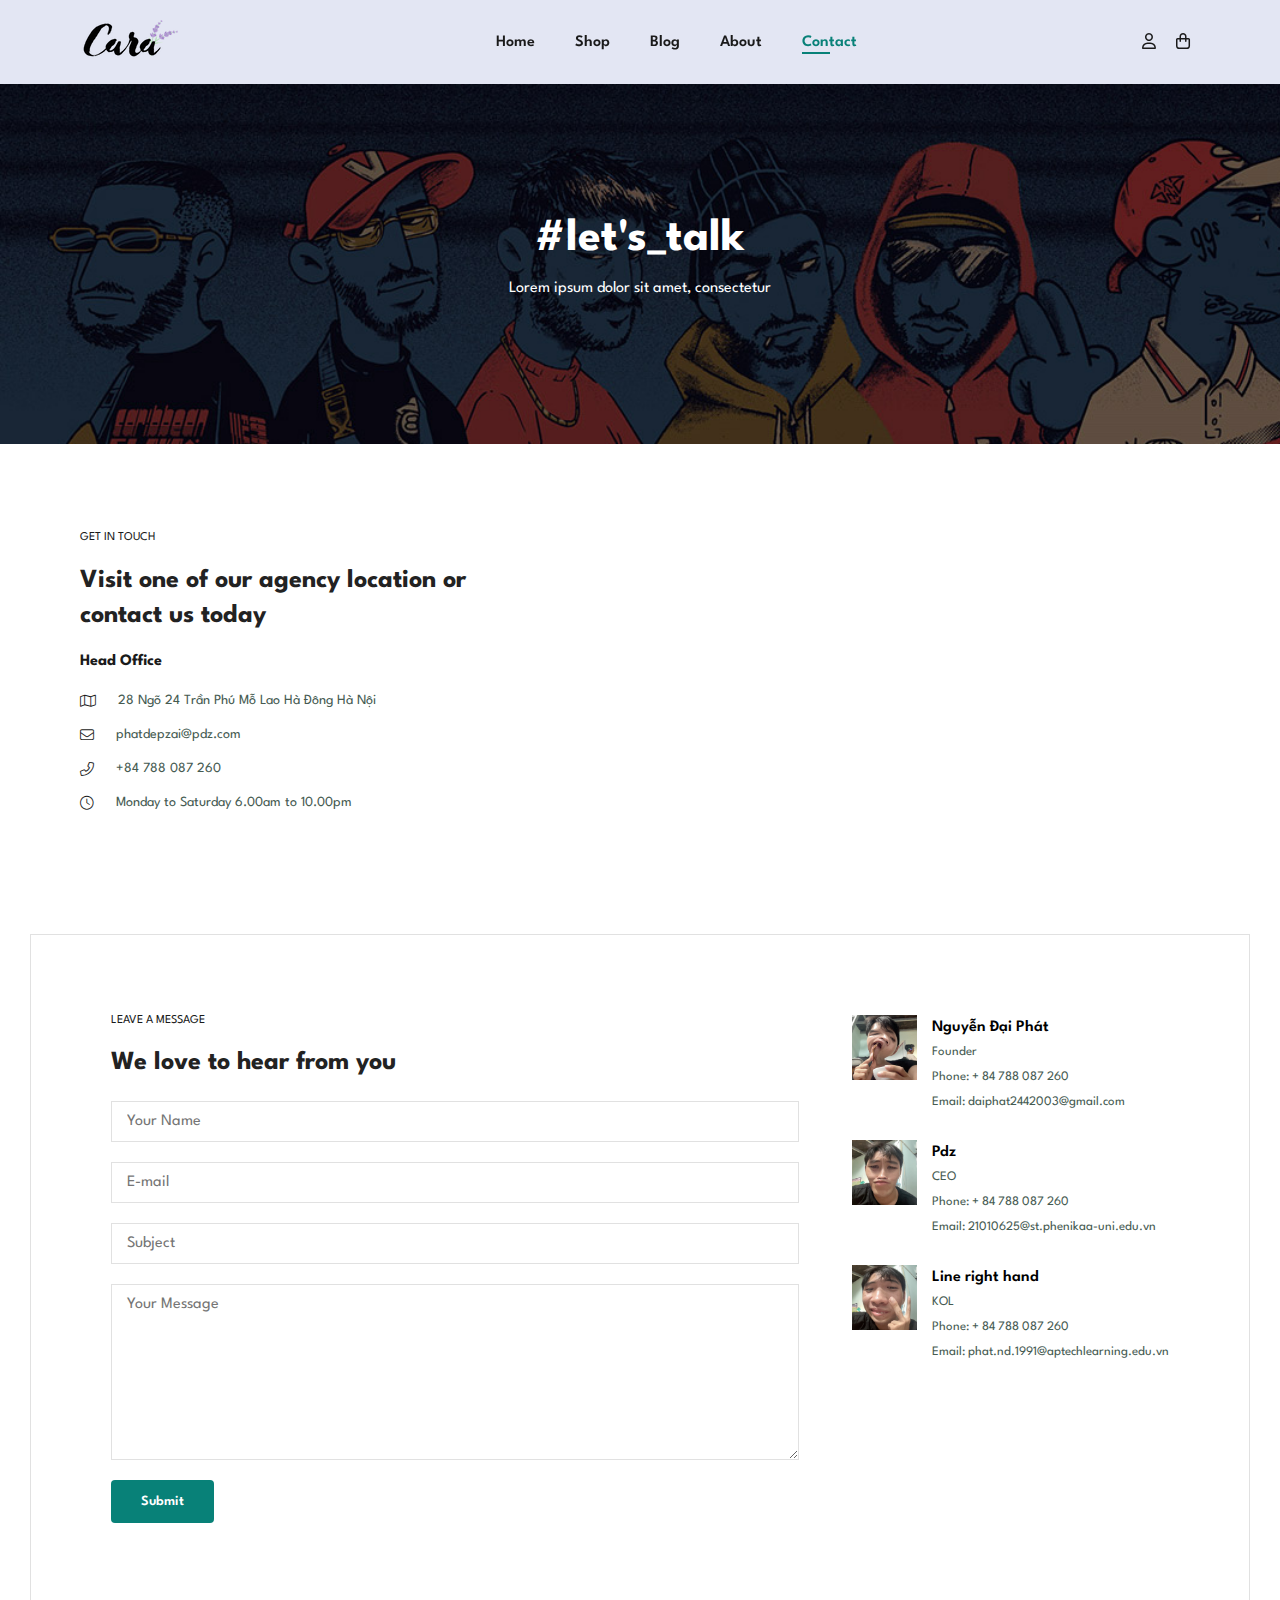
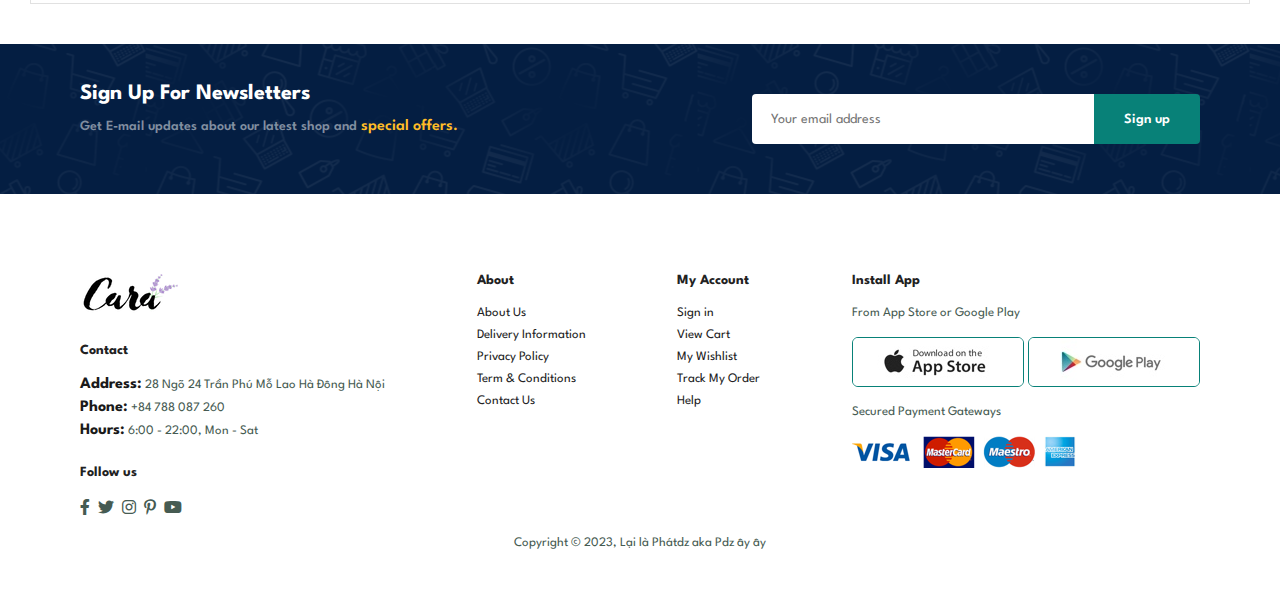
<file: contact.html>
<!DOCTYPE html>
<html lang="en">

<head>
    <meta charset="UTF-8">
    <meta http-equiv="X-UA-Compatible" content="IE=edge">
    <meta name="viewport" content="width=device-width, initial-scale=1.0">
    <title>Shop'Pdz</title>
    <link rel="stylesheet" href="./font/css/all.css">
    <link rel="stylesheet" href="css/style.css">
    <link rel="stylesheet" href="css/reponsive.css">
</head>

<body>

    <header>
        <a href="#"><img src="img/logo.png" class="logo" alt=""></a>
        <div>
            <ul id="navbar">
                <li><a href="index.html">Home</a></li>
                <li><a href="shop.html">Shop</a></li>
                <li><a href="blog.html">Blog</a></li>
                <li><a href="about.html">About</a></li>
                <li><a class="active" href="contact.html">Contact</a></li>
                <a href="#" id="close"><i class="fas fa-times"></i></a>
                <a href="cart.html" id="bag"><i class="far fa-shopping-bag"></i></a>
            </ul>
        </div>
        <div>
            <ul id="navbar" class="navbar">
                <li><a class="btnLogin-popup"><i class="fa-regular fa-user"></i></a></li>
                <li><a href="cart.html"><i class="far fa-shopping-bag"></i></a></li>
            </ul>
        </div>
        <div id="mobie">
            <!-- <a href="cart.html"><i class="far fa-shopping-bag"></i></a> -->
            <i id="user-mb" class="btnLogin-popup fa-regular fa-user"></i>
            <i id="bar" class="fas fa-outdent"></i>
        </div>
    </header>

    <section id="page-header" class="contact-header">
        <h2>#let's_talk</h2>
        <p>Lorem ipsum dolor sit amet, consectetur</p>
    </section>

    <section id="contact" class="section-p">
        <div class="details">
            <span>GET IN TOUCH</span>
            <h2>Visit one of our agency location or contact us today</h2>
            <h3>Head Office</h3>
            <div>
                <li>
                    <i class="fal fa-map"></i>
                    <p>28 Ngõ 24 Trần Phú Mỗ Lao Hà Đông Hà Nội</p>
                </li>
                <li>
                    <i class="fal fa-envelope"></i>
                    <p>phatdepzai@pdz.com</p>
                </li>
                <li>
                    <i class="fal fa-phone-alt"></i>
                    <p>+84 788 087 260</p>
                </li>
                <li>
                    <i class="fal fa-clock"></i>
                    <p>Monday to Saturday 6.00am to 10.00pm</p>
                </li>
            </div>
        </div>
        <div class="map">
            <iframe
                src="https://www.google.com/maps/embed?pb=!1m18!1m12!1m3!1d3725.750097990616!2d105.74604177537475!3d20.962548580670255!2m3!1f0!2f0!3f0!3m2!1i1024!2i768!4f13.1!3m3!1m2!1s0x313452efff394ce3%3A0x391a39d4325be464!2zVHLGsOG7nW5nIMSQ4bqhaSBI4buNYyBQaGVuaWthYQ!5e0!3m2!1svi!2s!4v1696747171569!5m2!1svi!2s"
                width="600" height="450" style="border:0;" allowfullscreen="" loading="lazy"
                referrerpolicy="no-referrer-when-downgrade"></iframe>
        </div>
    </section>

    <section id="form">
        <form action="">
            <span>LEAVE A MESSAGE</span>
            <h2>We love to hear from you</h2>
            <input type="text" placeholder="Your Name">
            <input type="email" placeholder="E-mail">
            <input type="text" placeholder="Subject">
            <textarea name="" id="" cols="30" rows="10" placeholder="Your Message"></textarea>
            <button class="normal">Submit</button>
        </form>

        <div class="people">
            <div>
                <img src="img/people/phat1.jpg" alt="">
                <p><span>Nguyễn Đại Phát</span> Founder <br> Phone: + 84 788 087 260 <br>Email: daiphat2442003@gmail.com</p>
            </div>
            <div>
                <img src="img/people/phat2.jpg" alt="">
                <p><span>Pdz</span> CEO <br> Phone: + 84 788 087 260 <br>Email: 21010625@st.phenikaa-uni.edu.vn</p>
            </div>
            <div>
                <img src="img/people/phat3.jpg" alt="">
                <p><span>Line right hand</span> KOL <br> Phone: + 84 788 087 260 <br>Email: phat.nd.1991@aptechlearning.edu.vn</p>
            </div>
        </div>
    </section>

    <section id="newsletter" class="section-p section-m">
        <div class="newstext">
            <h4>Sign Up For Newsletters</h4>
            <p>Get E-mail updates about our latest shop and <span>special offers.</span></p>
        </div>
        <div class="form">
            <input type="email" placeholder="Your email address">
            <button class="normal">Sign up</button>
        </div>
    </section>

    <button id="back-top">
        <i class="fa-duotone fa-arrow-up-from-arc fa-bounce"></i>
    </button>

    <section class="wrapper">
        <span class="icon-close"><i class="fa-regular fa-xmark fa-fade"></i></span>
        <div class="form-box login">
            <h2>Login</h2>
            <form action="#">
                <div class="input-box">
                    <span class="icon"><i class="fa-regular fa-envelope fa-fade"></i></span>
                    <input type="text" id="email" required>
                    <label for="email">Email</label>
                </div>
                <div class="input-box">
                    <span class="icon"><i class="fa-regular fa-lock-keyhole fa-fade"></i></span>
                    <input type="password" id="password" required>
                    <label for="password">Password</label>
                </div>
                <div class="remember-forgot">
                    <label><input type="checkbox">Remember me</label>
                    <a href="#">Forgot Password?</a>
                </div>
                <button type="submit" class="btn">Login</button>
                <div class="login-register">
                    <p>Don't have an account? <a href="#" class="register-link">Register</a></p>
                </div>
            </form>
        </div>
    
        <div class="form-box register">
            <h2>Registration</h2>
            <form action="#">
                <div class="input-box">
                    <span class="icon"><i class="fa-light fa-user fa-fade"></i></span>
                    <input type="text" id="username" required>
                    <label for="username">Username</label>
                </div>
                <div class="input-box">
                    <span class="icon"><i class="fa-regular fa-envelope fa-fade"></i></span>
                    <input type="text" id="email" required>
                    <label for="email">Email</label>
                </div>
                <div class="input-box">
                    <span class="icon"><i class="fa-regular fa-lock-keyhole fa-fade"></i></span>
                    <input type="password" id="password" required>
                    <label for="password">Password</label>
                </div>
                <div class="remember-forgot">
                    <label for=""><input type="checkbox">I agree to the terms & conditions</label>
                </div>
                <button type="submit" class="btn">Register</button>
                <div class="login-register">
                    <p>Alrealdy have an account? <a href="#" class="login-link">Login</a></p>
                </div>
            </form>
        </div>
    </section>
    
    <footer class="section-p">
        <div class="col">
            <img class="logo" src="img/logo.png" alt="">
            <h4>Contact</h4>
            <p><strong>Address:</strong> 28 Ngõ 24 Trần Phú Mỗ Lao Hà Đông Hà Nội</p>
            <p><strong>Phone:</strong> +84 788 087 260</p>
            <p><strong>Hours:</strong> 6:00 - 22:00, Mon - Sat</p>
            <div class="follow">
                <h4>Follow us</h4>
                <div class="icon">
                    <i class="fab fa-facebook-f"></i>
                    <i class="fab fa-twitter"></i>
                    <i class="fab fa-instagram"></i>
                    <i class="fab fa-pinterest-p"></i>
                    <i class="fab fa-youtube"></i>
                </div>
            </div>
        </div>
        <div class="col">
            <h4>About</h4>
            <a href="#">About Us</a>
            <a href="#">Delivery Information</a>
            <a href="#">Privacy Policy</a>
            <a href="#">Term & Conditions</a>
            <a href="#">Contact Us</a>
        </div>
        <div class="col">
            <h4>My Account</h4>
            <a href="#">Sign in</a>
            <a href="#">View Cart</a>
            <a href="#">My Wishlist</a>
            <a href="#">Track My Order</a>
            <a href="#">Help</a>
        </div>
        <div class="col install">
            <h4>Install App</h4>
            <p>From App Store or Google Play</p>
            <div class="row">
                <img src="img/pay/app.jpg" alt="">
                <img src="img/pay/play.jpg" alt="">
            </div>
            <p>Secured Payment Gateways</p>
            <img src="img/pay/pay.png" alt="">
        </div>
        <div class="copyright">
            <p>Copyright © 2023, Lại là Phátdz aka Pdz ây ây</p>
        </div>
    </footer>
    <script src="js/script.js"></script>
    <script src="js/form.js"></script>
</body>

</html>
</file>
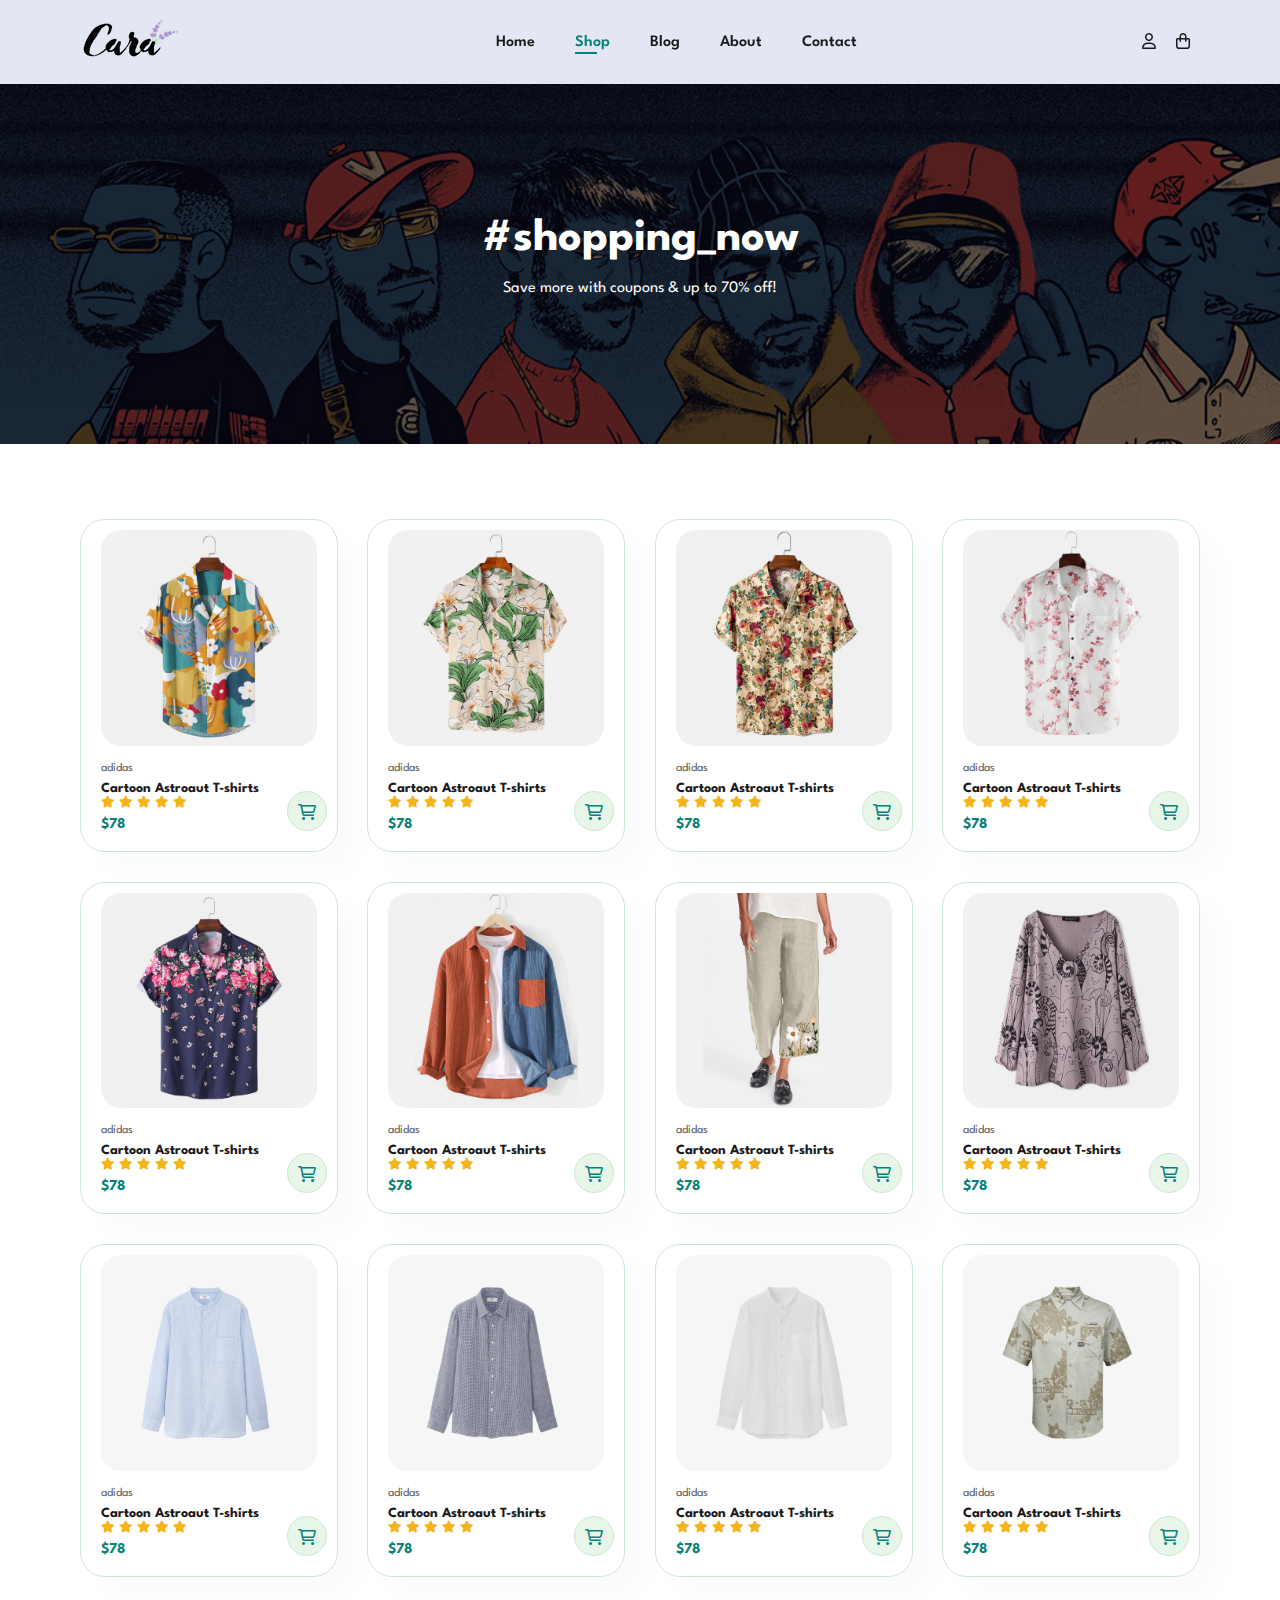
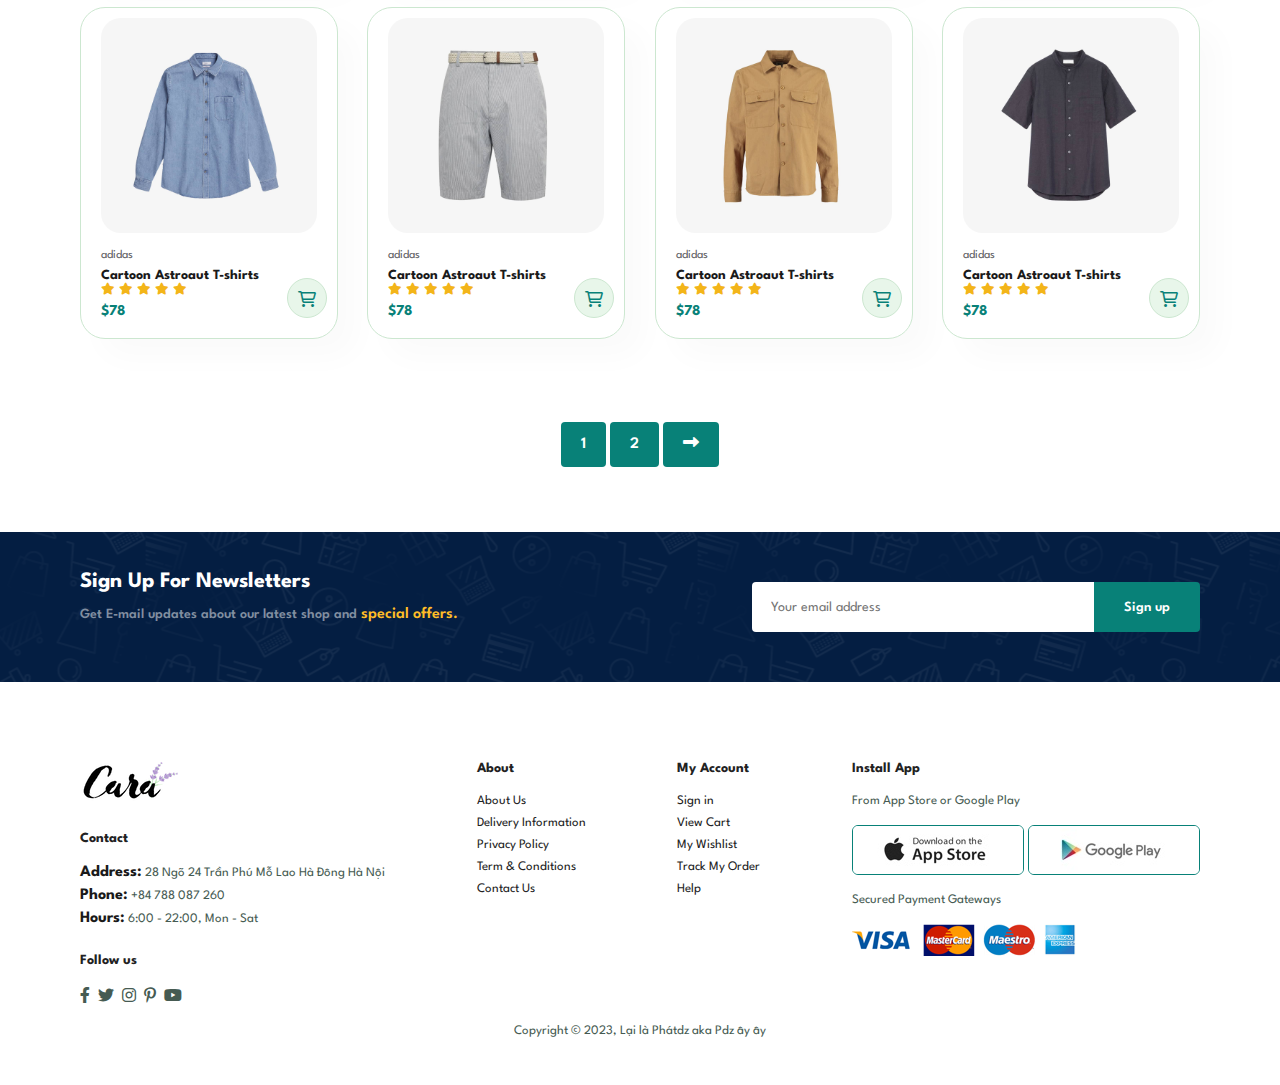
<file: shop.html>
<!DOCTYPE html>
<html lang="en">

<head>
    <meta charset="UTF-8">
    <meta http-equiv="X-UA-Compatible" content="IE=edge">
    <meta name="viewport" content="width=device-width, initial-scale=1.0">
    <title>Shop'Pdz</title>
    <link rel="stylesheet" href="./font/css/all.css">
    <link rel="stylesheet" href="css/style.css">
    <link rel="stylesheet" href="css/reponsive.css">
</head>

<body>

    <header>
        <a href="#"><img src="img/logo.png" class="logo" alt=""></a>
        <div>
            <ul id="navbar">
                <li><a href="index.html">Home</a></li>
                <li><a class="active" href="shop.html">Shop</a></li>
                <li><a href="blog.html">Blog</a></li>
                <li><a href="about.html">About</a></li>
                <li><a href="contact.html">Contact</a></li>
                <a href="#" id="close"><i class="fas fa-times"></i></a>
                <a href="cart.html" id="bag"><i class="far fa-shopping-bag"></i></a>
            </ul>
        </div>
        <div>
            <ul id="navbar" class="navbar">
                <li><a class="btnLogin-popup"><i class="fa-regular fa-user"></i></a></li>
                <li><a href="cart.html"><i class="far fa-shopping-bag"></i></a></li>
            </ul>
        </div>
        <div id="mobie">
            <!-- <a href="cart.html"><i class="far fa-shopping-bag"></i></a> -->
            <i id="user-mb" class="btnLogin-popup fa-regular fa-user"></i>
            <i id="bar" class="fas fa-outdent"></i>
        </div>
    </header>

    <section id="page-header">
        <h2>#shopping_now</h2>
        <p>Save more with coupons & up to 70% off!</p>
    </section>

    <section id="product" class="section-p">
        <div class="pro-container">
            <div class="pro" onclick="window.location.href='sproduct.html';">
                <img src="img/products/f1.jpg" alt="">
                <div class="des">
                    <span>adidas</span>
                    <h5>Cartoon Astroaut T-shirts</h5>
                    <div class="star">
                        <i class="fas fa-star"></i>
                        <i class="fas fa-star"></i>
                        <i class="fas fa-star"></i>
                        <i class="fas fa-star"></i>
                        <i class="fas fa-star"></i>
                    </div>
                    <h4>$78</h4>
                </div>
                <a href="#"><i class="fal fa-shopping-cart cart"></i></a>
            </div>
            <div class="pro">
                <img src="img/products/f2.jpg" alt="">
                <div class="des">
                    <span>adidas</span>
                    <h5>Cartoon Astroaut T-shirts</h5>
                    <div class="star">
                        <i class="fas fa-star"></i>
                        <i class="fas fa-star"></i>
                        <i class="fas fa-star"></i>
                        <i class="fas fa-star"></i>
                        <i class="fas fa-star"></i>
                    </div>
                    <h4>$78</h4>
                </div>
                <a href="#"><i class="fal fa-shopping-cart cart"></i></a>
            </div>
            <div class="pro">
                <img src="img/products/f3.jpg" alt="">
                <div class="des">
                    <span>adidas</span>
                    <h5>Cartoon Astroaut T-shirts</h5>
                    <div class="star">
                        <i class="fas fa-star"></i>
                        <i class="fas fa-star"></i>
                        <i class="fas fa-star"></i>
                        <i class="fas fa-star"></i>
                        <i class="fas fa-star"></i>
                    </div>
                    <h4>$78</h4>
                </div>
                <a href="#"><i class="fal fa-shopping-cart cart"></i></a>
            </div>
            <div class="pro">
                <img src="img/products/f4.jpg" alt="">
                <div class="des">
                    <span>adidas</span>
                    <h5>Cartoon Astroaut T-shirts</h5>
                    <div class="star">
                        <i class="fas fa-star"></i>
                        <i class="fas fa-star"></i>
                        <i class="fas fa-star"></i>
                        <i class="fas fa-star"></i>
                        <i class="fas fa-star"></i>
                    </div>
                    <h4>$78</h4>
                </div>
                <a href="#"><i class="fal fa-shopping-cart cart"></i></a>
            </div>
            <div class="pro">
                <img src="img/products/f5.jpg" alt="">
                <div class="des">
                    <span>adidas</span>
                    <h5>Cartoon Astroaut T-shirts</h5>
                    <div class="star">
                        <i class="fas fa-star"></i>
                        <i class="fas fa-star"></i>
                        <i class="fas fa-star"></i>
                        <i class="fas fa-star"></i>
                        <i class="fas fa-star"></i>
                    </div>
                    <h4>$78</h4>
                </div>
                <a href="#"><i class="fal fa-shopping-cart cart"></i></a>
            </div>
            <div class="pro">
                <img src="img/products/f6.jpg" alt="">
                <div class="des">
                    <span>adidas</span>
                    <h5>Cartoon Astroaut T-shirts</h5>
                    <div class="star">
                        <i class="fas fa-star"></i>
                        <i class="fas fa-star"></i>
                        <i class="fas fa-star"></i>
                        <i class="fas fa-star"></i>
                        <i class="fas fa-star"></i>
                    </div>
                    <h4>$78</h4>
                </div>
                <a href="#"><i class="fal fa-shopping-cart cart"></i></a>
            </div>
            <div class="pro">
                <img src="img/products/f7.jpg" alt="">
                <div class="des">
                    <span>adidas</span>
                    <h5>Cartoon Astroaut T-shirts</h5>
                    <div class="star">
                        <i class="fas fa-star"></i>
                        <i class="fas fa-star"></i>
                        <i class="fas fa-star"></i>
                        <i class="fas fa-star"></i>
                        <i class="fas fa-star"></i>
                    </div>
                    <h4>$78</h4>
                </div>
                <a href="#"><i class="fal fa-shopping-cart cart"></i></a>
            </div>
            <div class="pro">
                <img src="img/products/f8.jpg" alt="">
                <div class="des">
                    <span>adidas</span>
                    <h5>Cartoon Astroaut T-shirts</h5>
                    <div class="star">
                        <i class="fas fa-star"></i>
                        <i class="fas fa-star"></i>
                        <i class="fas fa-star"></i>
                        <i class="fas fa-star"></i>
                        <i class="fas fa-star"></i>
                    </div>
                    <h4>$78</h4>
                </div>
                <a href="#"><i class="fal fa-shopping-cart cart"></i></a>
            </div>
            <div class="pro">
                <img src="img/products/n1.jpg" alt="">
                <div class="des">
                    <span>adidas</span>
                    <h5>Cartoon Astroaut T-shirts</h5>
                    <div class="star">
                        <i class="fas fa-star"></i>
                        <i class="fas fa-star"></i>
                        <i class="fas fa-star"></i>
                        <i class="fas fa-star"></i>
                        <i class="fas fa-star"></i>
                    </div>
                    <h4>$78</h4>
                </div>
                <a href="#"><i class="fal fa-shopping-cart cart"></i></a>
            </div>
            <div class="pro">
                <img src="img/products/n2.jpg" alt="">
                <div class="des">
                    <span>adidas</span>
                    <h5>Cartoon Astroaut T-shirts</h5>
                    <div class="star">
                        <i class="fas fa-star"></i>
                        <i class="fas fa-star"></i>
                        <i class="fas fa-star"></i>
                        <i class="fas fa-star"></i>
                        <i class="fas fa-star"></i>
                    </div>
                    <h4>$78</h4>
                </div>
                <a href="#"><i class="fal fa-shopping-cart cart"></i></a>
            </div>
            <div class="pro">
                <img src="img/products/n3.jpg" alt="">
                <div class="des">
                    <span>adidas</span>
                    <h5>Cartoon Astroaut T-shirts</h5>
                    <div class="star">
                        <i class="fas fa-star"></i>
                        <i class="fas fa-star"></i>
                        <i class="fas fa-star"></i>
                        <i class="fas fa-star"></i>
                        <i class="fas fa-star"></i>
                    </div>
                    <h4>$78</h4>
                </div>
                <a href="#"><i class="fal fa-shopping-cart cart"></i></a>
            </div>
            <div class="pro">
                <img src="img/products/n4.jpg" alt="">
                <div class="des">
                    <span>adidas</span>
                    <h5>Cartoon Astroaut T-shirts</h5>
                    <div class="star">
                        <i class="fas fa-star"></i>
                        <i class="fas fa-star"></i>
                        <i class="fas fa-star"></i>
                        <i class="fas fa-star"></i>
                        <i class="fas fa-star"></i>
                    </div>
                    <h4>$78</h4>
                </div>
                <a href="#"><i class="fal fa-shopping-cart cart"></i></a>
            </div>
            <div class="pro">
                <img src="img/products/n5.jpg" alt="">
                <div class="des">
                    <span>adidas</span>
                    <h5>Cartoon Astroaut T-shirts</h5>
                    <div class="star">
                        <i class="fas fa-star"></i>
                        <i class="fas fa-star"></i>
                        <i class="fas fa-star"></i>
                        <i class="fas fa-star"></i>
                        <i class="fas fa-star"></i>
                    </div>
                    <h4>$78</h4>
                </div>
                <a href="#"><i class="fal fa-shopping-cart cart"></i></a>
            </div>
            <div class="pro">
                <img src="img/products/n6.jpg" alt="">
                <div class="des">
                    <span>adidas</span>
                    <h5>Cartoon Astroaut T-shirts</h5>
                    <div class="star">
                        <i class="fas fa-star"></i>
                        <i class="fas fa-star"></i>
                        <i class="fas fa-star"></i>
                        <i class="fas fa-star"></i>
                        <i class="fas fa-star"></i>
                    </div>
                    <h4>$78</h4>
                </div>
                <a href="#"><i class="fal fa-shopping-cart cart"></i></a>
            </div>
            <div class="pro">
                <img src="img/products/n7.jpg" alt="">
                <div class="des">
                    <span>adidas</span>
                    <h5>Cartoon Astroaut T-shirts</h5>
                    <div class="star">
                        <i class="fas fa-star"></i>
                        <i class="fas fa-star"></i>
                        <i class="fas fa-star"></i>
                        <i class="fas fa-star"></i>
                        <i class="fas fa-star"></i>
                    </div>
                    <h4>$78</h4>
                </div>
                <a href="#"><i class="fal fa-shopping-cart cart"></i></a>
            </div>
            <div class="pro">
                <img src="img/products/n8.jpg" alt="">
                <div class="des">
                    <span>adidas</span>
                    <h5>Cartoon Astroaut T-shirts</h5>
                    <div class="star">
                        <i class="fas fa-star"></i>
                        <i class="fas fa-star"></i>
                        <i class="fas fa-star"></i>
                        <i class="fas fa-star"></i>
                        <i class="fas fa-star"></i>
                    </div>
                    <h4>$78</h4>
                </div>
                <a href="#"><i class="fal fa-shopping-cart cart"></i></a>
            </div>

        </div>
    </section>

    <section id="pagination" class="section-p">
        <a href="#">1</a>
        <a href="#">2</a>
        <a href="#"><i class="fal fa-long-arrow-alt-right"></i></a>
    </section>

    <section id="newsletter" class="section-p section-m">
        <div class="newstext">
            <h4>Sign Up For Newsletters</h4>
            <p>Get E-mail updates about our latest shop and <span>special offers.</span></p>
        </div>
        <div class="form">
            <input type="email" placeholder="Your email address">
            <button class="normal">Sign up</button>
        </div>
    </section>

    <button id="back-top">
        <i class="fa-duotone fa-arrow-up-from-arc fa-bounce"></i>
    </button>

    <section class="wrapper">
        <span class="icon-close"><i class="fa-regular fa-xmark fa-fade"></i></span>
        <div class="form-box login">
            <h2>Login</h2>
            <form action="#">
                <div class="input-box">
                    <span class="icon"><i class="fa-regular fa-envelope fa-fade"></i></span>
                    <input type="text" id="email" required>
                    <label for="email">Email</label>
                </div>
                <div class="input-box">
                    <span class="icon"><i class="fa-regular fa-lock-keyhole fa-fade"></i></span>
                    <input type="password" id="password" required>
                    <label for="password">Password</label>
                </div>
                <div class="remember-forgot">
                    <label><input type="checkbox">Remember me</label>
                    <a href="#">Forgot Password?</a>
                </div>
                <button type="submit" class="btn">Login</button>
                <div class="login-register">
                    <p>Don't have an account? <a href="#" class="register-link">Register</a></p>
                </div>
            </form>
        </div>
    
        <div class="form-box register">
            <h2>Registration</h2>
            <form action="#">
                <div class="input-box">
                    <span class="icon"><i class="fa-light fa-user fa-fade"></i></span>
                    <input type="text" id="username" required>
                    <label for="username">Username</label>
                </div>
                <div class="input-box">
                    <span class="icon"><i class="fa-regular fa-envelope fa-fade"></i></span>
                    <input type="text" id="email" required>
                    <label for="email">Email</label>
                </div>
                <div class="input-box">
                    <span class="icon"><i class="fa-regular fa-lock-keyhole fa-fade"></i></span>
                    <input type="password" id="password" required>
                    <label for="password">Password</label>
                </div>
                <div class="remember-forgot">
                    <label for=""><input type="checkbox">I agree to the terms & conditions</label>
                </div>
                <button type="submit" class="btn">Register</button>
                <div class="login-register">
                    <p>Alrealdy have an account? <a href="#" class="login-link">Login</a></p>
                </div>
            </form>
        </div>
    </section>

    <footer class="section-p">
        <div class="col">
            <img class="logo" src="img/logo.png" alt="">
            <h4>Contact</h4>
            <p><strong>Address:</strong> 28 Ngõ 24 Trần Phú Mỗ Lao Hà Đông Hà Nội</p>
            <p><strong>Phone:</strong> +84 788 087 260</p>
            <p><strong>Hours:</strong> 6:00 - 22:00, Mon - Sat</p>
            <div class="follow">
                <h4>Follow us</h4>
                <div class="icon">
                    <i class="fab fa-facebook-f"></i>
                    <i class="fab fa-twitter"></i>
                    <i class="fab fa-instagram"></i>
                    <i class="fab fa-pinterest-p"></i>
                    <i class="fab fa-youtube"></i>
                </div>
            </div>
        </div>
        <div class="col">
            <h4>About</h4>
            <a href="#">About Us</a>
            <a href="#">Delivery Information</a>
            <a href="#">Privacy Policy</a>
            <a href="#">Term & Conditions</a>
            <a href="#">Contact Us</a>
        </div>
        <div class="col">
            <h4>My Account</h4>
            <a href="#">Sign in</a>
            <a href="#">View Cart</a>
            <a href="#">My Wishlist</a>
            <a href="#">Track My Order</a>
            <a href="#">Help</a>
        </div>
        <div class="col install">
            <h4>Install App</h4>
            <p>From App Store or Google Play</p>
            <div class="row">
                <img src="img/pay/app.jpg" alt="">
                <img src="img/pay/play.jpg" alt="">
            </div>
            <p>Secured Payment Gateways</p>
            <img src="img/pay/pay.png" alt="">
        </div>
        <div class="copyright">
            <p>Copyright © 2023, Lại là Phátdz aka Pdz ây ây</p>
        </div>
    </footer>
    <script src="js/script.js"></script>
    <script src="js/form.js"></script>
</body>

</html>
</file>
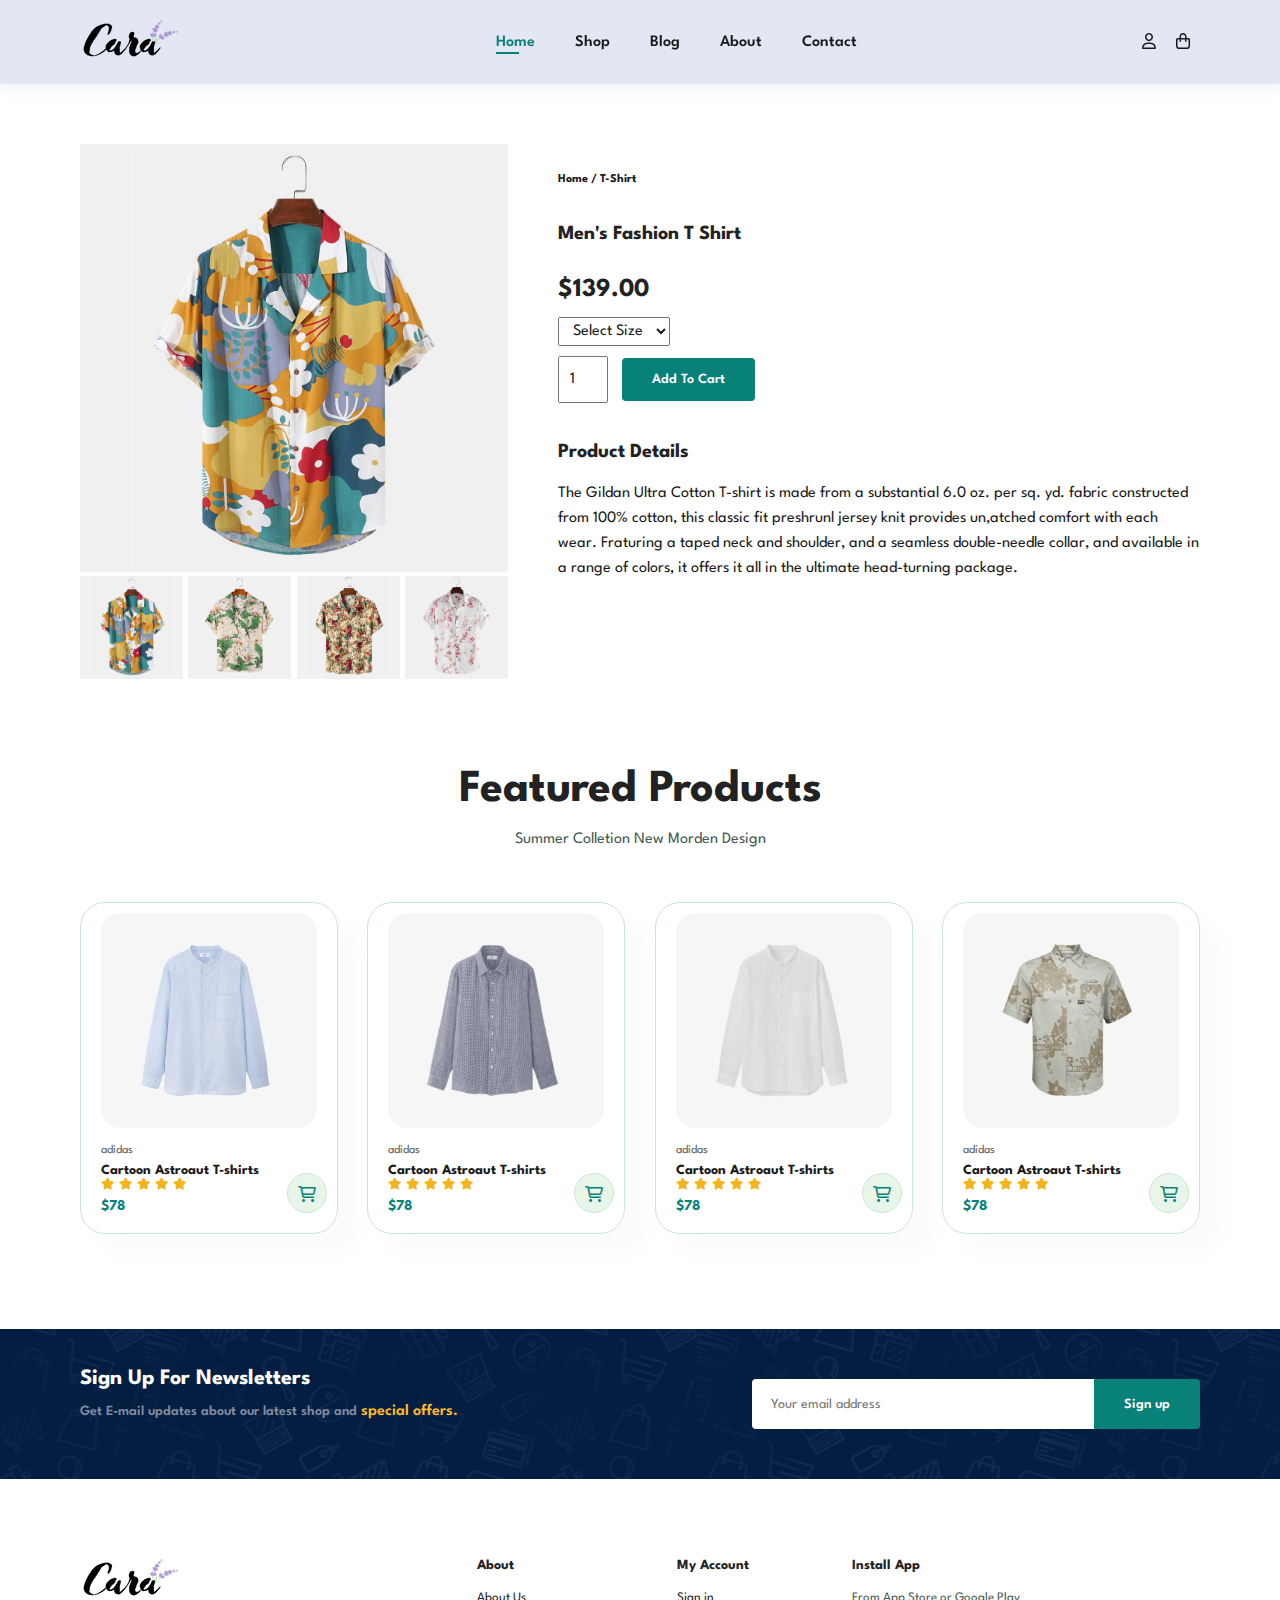
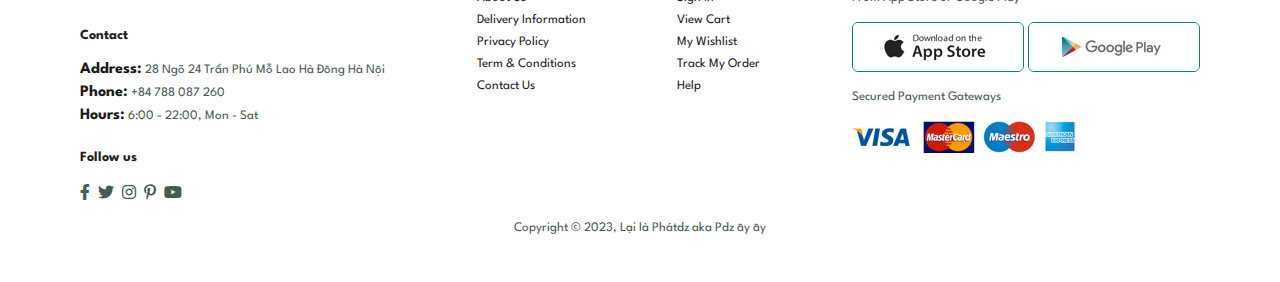
<file: sproduct.html>
<!DOCTYPE html>
<html lang="en">

<head>
    <meta charset="UTF-8">
    <meta http-equiv="X-UA-Compatible" content="IE=edge">
    <meta name="viewport" content="width=device-width, initial-scale=1.0">
    <title>Shop'Pdz</title>
    <link rel="stylesheet" href="./font/css/all.css">
    <link rel="stylesheet" href="css/style.css">
    <link rel="stylesheet" href="css/reponsive.css">
</head>

<body>

    <header>
        <a href="#"><img src="img/logo.png" class="logo" alt=""></a>
        <div>
            <ul id="navbar">
                <li><a class="active" href="index.html">Home</a></li>
                <li><a href="shop.html">Shop</a></li>
                <li><a href="blog.html">Blog</a></li>
                <li><a href="about.html">About</a></li>
                <li><a href="contact.html">Contact</a></li>
                <a href="#" id="close"><i class="fas fa-times"></i></a>
                <a href="cart.html" id="bag"><i class="far fa-shopping-bag"></i></a>
            </ul>
        </div>
        <div>
            <ul id="navbar" class="navbar">
                <li><a class="btnLogin-popup"><i class="fa-regular fa-user"></i></a></li>
                <li><a href="cart.html"><i class="far fa-shopping-bag"></i></a></li>
            </ul>
        </div>
        <div id="mobie">
            <!-- <a href="cart.html"><i class="far fa-shopping-bag"></i></a> -->
            <i id="user-mb" class="btnLogin-popup fa-regular fa-user"></i>
            <i id="bar" class="fas fa-outdent"></i>
        </div>
    </header>

    <section id="prodetails" class="section-p">
        <div class="single-pro-image">
            <img src="img/products/f1.jpg" width="100%" id="MainImg" alt="">
            <div class="small-img-group">
                <div class="small-img-col">
                    <img src="img/products/f1.jpg" width="100%" class="small-img" alt="">
                </div>
                <div class="small-img-col">
                    <img src="img/products/f2.jpg" width="100%" class="small-img" alt="">
                </div>
                <div class="small-img-col">
                    <img src="img/products/f3.jpg" width="100%" class="small-img" alt="">
                </div>
                <div class="small-img-col">
                    <img src="img/products/f4.jpg" width="100%" class="small-img" alt="">
                </div>
            </div>
        </div>
        <div class="single-pro-details">
            <h6>Home / T-Shirt</h6>
            <h4>Men's Fashion T Shirt</h4>
            <h2>$139.00</h2>
            <select>
                <option>Select Size</option>
                <option>XL</option>
                <option>XXL</option>
                <option>Small</option>
                <option>Large</option>
            </select>
            <input type="number" value="1">
            <button class="normal">Add To Cart</button>
            <h4>Product Details</h4>
            <span>The Gildan Ultra Cotton T-shirt is made from a substantial 6.0 oz. per sq. yd. fabric constructed from
                100% cotton, this classic fit preshrunl jersey knit provides un,atched comfort with each wear. Fraturing
                a taped neck and shoulder, and a seamless double-needle collar, and available in a range of colors, it
                offers it all in the ultimate head-turning package.</span>
        </div>
    </section>

    <section id="product" class="section-p">
        <h2>Featured Products</h2>
        <p>Summer Colletion New Morden Design</p>
        <div class="pro-container">
            <div class="pro">
                <img src="img/products/n1.jpg" alt="">
                <div class="des">
                    <span>adidas</span>
                    <h5>Cartoon Astroaut T-shirts</h5>
                    <div class="star">
                        <i class="fas fa-star"></i>
                        <i class="fas fa-star"></i>
                        <i class="fas fa-star"></i>
                        <i class="fas fa-star"></i>
                        <i class="fas fa-star"></i>
                    </div>
                    <h4>$78</h4>
                </div>
                <a href="#"><i class="fal fa-shopping-cart cart"></i></a>
            </div>
            <div class="pro">
                <img src="img/products/n2.jpg" alt="">
                <div class="des">
                    <span>adidas</span>
                    <h5>Cartoon Astroaut T-shirts</h5>
                    <div class="star">
                        <i class="fas fa-star"></i>
                        <i class="fas fa-star"></i>
                        <i class="fas fa-star"></i>
                        <i class="fas fa-star"></i>
                        <i class="fas fa-star"></i>
                    </div>
                    <h4>$78</h4>
                </div>
                <a href="#"><i class="fal fa-shopping-cart cart"></i></a>
            </div>
            <div class="pro">
                <img src="img/products/n3.jpg" alt="">
                <div class="des">
                    <span>adidas</span>
                    <h5>Cartoon Astroaut T-shirts</h5>
                    <div class="star">
                        <i class="fas fa-star"></i>
                        <i class="fas fa-star"></i>
                        <i class="fas fa-star"></i>
                        <i class="fas fa-star"></i>
                        <i class="fas fa-star"></i>
                    </div>
                    <h4>$78</h4>
                </div>
                <a href="#"><i class="fal fa-shopping-cart cart"></i></a>
            </div>
            <div class="pro">
                <img src="img/products/n4.jpg" alt="">
                <div class="des">
                    <span>adidas</span>
                    <h5>Cartoon Astroaut T-shirts</h5>
                    <div class="star">
                        <i class="fas fa-star"></i>
                        <i class="fas fa-star"></i>
                        <i class="fas fa-star"></i>
                        <i class="fas fa-star"></i>
                        <i class="fas fa-star"></i>
                    </div>
                    <h4>$78</h4>
                </div>
                <a href="#"><i class="fal fa-shopping-cart cart"></i></a>
            </div>
        </div>
    </section>

    <section id="newsletter" class="section-p section-m">
        <div class="newstext">
            <h4>Sign Up For Newsletters</h4>
            <p>Get E-mail updates about our latest shop and <span>special offers.</span></p>
        </div>
        <div class="form">
            <input type="email" placeholder="Your email address">
            <button class="normal">Sign up</button>
        </div>
    </section>

    <button id="back-top">
        <i class="fa-duotone fa-arrow-up-from-arc fa-bounce"></i>
    </button>

    <section class="wrapper">
        <span class="icon-close"><i class="fa-regular fa-xmark fa-fade"></i></span>
        <div class="form-box login">
            <h2>Login</h2>
            <form action="#">
                <div class="input-box">
                    <span class="icon"><i class="fa-regular fa-envelope fa-fade"></i></span>
                    <input type="text" id="email" required>
                    <label for="email">Email</label>
                </div>
                <div class="input-box">
                    <span class="icon"><i class="fa-regular fa-lock-keyhole fa-fade"></i></span>
                    <input type="password" id="password" required>
                    <label for="password">Password</label>
                </div>
                <div class="remember-forgot">
                    <label><input type="checkbox">Remember me</label>
                    <a href="#">Forgot Password?</a>
                </div>
                <button type="submit" class="btn">Login</button>
                <div class="login-register">
                    <p>Don't have an account? <a href="#" class="register-link">Register</a></p>
                </div>
            </form>
        </div>
    
        <div class="form-box register">
            <h2>Registration</h2>
            <form action="#">
                <div class="input-box">
                    <span class="icon"><i class="fa-light fa-user fa-fade"></i></span>
                    <input type="text" id="username" required>
                    <label for="username">Username</label>
                </div>
                <div class="input-box">
                    <span class="icon"><i class="fa-regular fa-envelope fa-fade"></i></span>
                    <input type="text" id="email" required>
                    <label for="email">Email</label>
                </div>
                <div class="input-box">
                    <span class="icon"><i class="fa-regular fa-lock-keyhole fa-fade"></i></span>
                    <input type="password" id="password" required>
                    <label for="password">Password</label>
                </div>
                <div class="remember-forgot">
                    <label for=""><input type="checkbox">I agree to the terms & conditions</label>
                </div>
                <button type="submit" class="btn">Register</button>
                <div class="login-register">
                    <p>Alrealdy have an account? <a href="#" class="login-link">Login</a></p>
                </div>
            </form>
        </div>
    </section>

    <footer class="section-p">
        <div class="col">
            <img class="logo" src="img/logo.png" alt="">
            <h4>Contact</h4>
            <p><strong>Address:</strong> 28 Ngõ 24 Trần Phú Mỗ Lao Hà Đông Hà Nội</p>
            <p><strong>Phone:</strong> +84 788 087 260</p>
            <p><strong>Hours:</strong> 6:00 - 22:00, Mon - Sat</p>
            <div class="follow">
                <h4>Follow us</h4>
                <div class="icon">
                    <i class="fab fa-facebook-f"></i>
                    <i class="fab fa-twitter"></i>
                    <i class="fab fa-instagram"></i>
                    <i class="fab fa-pinterest-p"></i>
                    <i class="fab fa-youtube"></i>
                </div>
            </div>
        </div>
        <div class="col">
            <h4>About</h4>
            <a href="#">About Us</a>
            <a href="#">Delivery Information</a>
            <a href="#">Privacy Policy</a>
            <a href="#">Term & Conditions</a>
            <a href="#">Contact Us</a>
        </div>
        <div class="col">
            <h4>My Account</h4>
            <a href="#">Sign in</a>
            <a href="#">View Cart</a>
            <a href="#">My Wishlist</a>
            <a href="#">Track My Order</a>
            <a href="#">Help</a>
        </div>
        <div class="col install">
            <h4>Install App</h4>
            <p>From App Store or Google Play</p>
            <div class="row">
                <img src="img/pay/app.jpg" alt="">
                <img src="img/pay/play.jpg" alt="">
            </div>
            <p>Secured Payment Gateways</p>
            <img src="img/pay/pay.png" alt="">
        </div>
        <div class="copyright">
            <p>Copyright © 2023, Lại là Phátdz aka Pdz ây ây</p>
        </div>
    </footer>
    
    <script src="js/script.js"></script>
    <script src="js/form.js"></script>
</body>

</html>
</file>
<file: css/style.css>
@import url("https://fonts.googleapis.com/css2?family=Spartan:wght@100;200;300;400;500;600;700;800;900&display=swap");
* {
  margin: 0;
  padding: 0;
  box-sizing: border-box;
  font-family: "Spartan", sans-serif;
  color: #1a1a1a;
  font-size: 16px;
}

html {
  scroll-behavior: smooth;
}

/* Global Styles */

h1 {
  font-size: 50px;
  line-height: 64px;
  color: #222;
}

h2 {
  font-size: 46px;
  line-height: 54px;
  color: #222;
}

h4 {
  font-size: 20px;
  color: #222;
}

h6 {
  font-weight: 700;
  font-size: 12px;
}

p {
  color: #465b52;
  margin: 15px 0 20px 0;
}

.section-p {
  padding: 40px 80px;
}

.section-m {
  margin: 40px 0;
}

button.normal{
  font-size: 14px;
  font-weight: 600;
  padding: 15px 30px;
  color: #000;
  background-color: #fff;
  border-radius: 4px;
  cursor: pointer;
  border: none;
  outline: none;
  transition: 0.2s;
}

button.white {
  font-size: 13px;
  font-weight: 600;
  padding: 11px 18px;
  color: #fff;
  background-color: transparent;
  border-radius: 4px;
  cursor: pointer;
  border: 1px solid #fff;
  outline: none;
  transition: 0.2s;
}

body {
  width: 100%;
}

#back-top{
  width: 50px;
  height: 50px;
  background-color: transparent;
  display: none;
  align-items: center;
  justify-content: center;
  position: fixed;
  bottom: 40px;
  right: 20px;
  border-radius: 40px;
  box-shadow: 0px 0px 5px #000;
  cursor: pointer; 
  border: none;
}


/* Header */

header {
  display: flex;
  align-items: center;
  justify-content: space-between;
  padding: 20px 80px;
  background: #E3E6F3;
  box-shadow: 0 5px 15px rgba(0, 0, 0, 0.06);
  z-index: 9;
  position: sticky;
  top: 0;
  left: 0;
}

#navbar{
  display: flex;
  align-items: center;
  justify-content: center;
}
.navbar li{
  padding: 0 10px !important;
}
#navbar li{
  list-style: none;
  padding: 0 20px;
  position: relative;
}
#navbar li a{
  text-decoration: none;
  font-weight: 600;
  transition: 0.03s ease;
}
#navbar li a:hover,
#navbar li a.active,
#navbar .navbar-user .signbar button:hover{
  color: #088178;
  cursor: pointer;
}
.navbar li a.active::after,
.navbar li a:hover::after {
  left: 8px !important;
  width: 50% !important;
}

#navbar li a.active::after,
#navbar li a:hover::after{
  content: '';
  width: 30%;
  height: 2px;
  background: #088178;
  position: absolute;
  bottom: -4px;
  left: 20px;
}
#navbar li a:hover::before{
  content: '';
  background-color: transparent;
  width: 50px;
  height: 50px;
  position: absolute;
  left: -10px;
  top: -10px;
}

#navbar .navbar-user:hover .signbar{
  display: initial;
}
#mobie{
  display: none;
  align-items: center;
}
#close, #bag{
  display: none ;
}

/* sign in sign up  */

.wrapper {
  position: fixed;
  width: 30%;
  top: 25%;
  left: 35%;
  height: 440px;
  background: transparent;
  border: 2px solid rgba(255, 255, 255, .5);
  border-radius: 20px;
  backdrop-filter: blur(20px);
  display: flex;
  justify-content: center;
  align-items: center;
  overflow: hidden;
  transform: scale(0);
  box-shadow: 0px 0px 100px #000;
}

.wrapper.active-popup {
  transform: scale(1);
}

.wrapper.active {
  height: 520px;

}

.wrapper .form-box {
  width: 100%;
  padding: 40px;
}

.wrapper .form-box {
  width: 100%;
  padding: 40px;
}

.wrapper .form-box.login {
  /* display: none; */
  transition: .18s ease;
  transform: translateX(0);

}

.wrapper.active .form-box.login {
  transition: none;
  transform: translateX(-400px);
}

.wrapper .form-box.register {
  position: absolute;
  transition: none;
  transform: translateX(400px);
}

.wrapper.active .form-box.register {
  /* display: none; */
  transition: .18s ease;
  transform: translateX(0);
}

.wrapper .icon-close {
  position: absolute;
  top: 0;
  right: 0;
  height: 45px;
  width: 45px;
  background-color: #162938;
  display: flex;
  justify-content: center;
  align-items: center;
  border-bottom-left-radius: 20px;
  cursor: pointer;
  z-index: 1;
}
.wrapper .icon-close i {
  color: #fff;
  /* font-size: 1em; */
}

.form-box h2 {
  font-size: 35px;
  color: #162938;
  text-align: center;
}

.input-box {
  position: relative;
  width: 100%;
  height: 50px;
  border-bottom: 2px solid #162938;
  margin: 30px 0;
}

.input-box label {
  position: absolute;
  top: 50%;
  left: 5px;
  transform: translateY(-50%);
  font-size: 16px;
  font-weight: 500;
  pointer-events: none;
  transition: .5s;
}

.input-box input:focus~label,
.input-box input:valid~label {
  top: -7px;
}

.input-box input {
  width: 100%;
  height: 100%;
  background: transparent;
  border: none;
  outline: none;
  font-size: 16px;
  color: #162938;
  font-weight: 600;
  padding: 0 35px 0 5px;
}

.input-box .icon {
  position: absolute;
  right: 8px; 
  line-height: 57px;
}

.remember-forgot {
  font-weight: 500;
  margin: -15px 0 15px;
  display: flex;
  justify-content: space-between;
}
.remember-forgot label{
    font-size: 12px;
}

.remember-forgot label input {
  accent-color: #162938;
  margin-right: 3px;
}

.remember-forgot a {
  text-decoration: none;
  font-size: 12px;
}

.remember-forgot a:hover {
  text-decoration: underline;
}

.btn {
  width: 100%;
  height: 45px;
  background: #162938;
  outline: none;
  border: none;
  border-radius: 6px;
  cursor: pointer;
  font-size: 16px;
  color: #fff;
  font-weight: 500;
}

.login-register {
  font-size: 5px;
  color: #162938;
  text-align: center;
  font-weight: 500;
  margin: 25px 0 10px;
}

.login-register p a {
  color: #162938;
  text-decoration: none;
  font-weight: 600;
  font-size: 15px;
}

.login-register p a:hover {
  text-decoration: underline;
}

/* Footer */

footer {
  display: flex;
  flex-wrap: wrap;
  justify-content: space-between;
}

footer .col {
  display: flex;
  flex-direction: column;
  align-items: flex-start;
  margin-bottom: 20px;
}

footer .logo {
  margin-bottom: 30px;
}

footer h4 {
  font-size: 14px;
  padding-bottom: 20px;
}

footer p {
  font-size: 13px;
  margin: 0 0 8px 0;
}

footer a {
  font-size: 13px;
  text-decoration: none;
  color: #222;
  margin-bottom: 10px;
}

footer .follow {
  margin-top: 20px;
}

footer .follow i {
  color: #465b52;
  padding-right: 4px;
  cursor: pointer;
}

footer .install .row img {
  border: 1px solid #088178;
  border-radius: 6px;
}

footer .install img {
  margin: 10px 0 15px 0;
}

footer .follow i:hover,
footer a:hover {
  color: #088178;
  cursor: pointer;
}

footer .copyright {
  width: 100%;
  text-align: center;
}

/* Home */

#home-top{
  background-image: url("../img/home/home.png");
  height: 90vh;
  width: 100%;
  background-size: cover;
  background-position:  top 25% right 0;
  padding: 0 80px;
  display: flex;
  align-items: flex-start; 
  justify-content: center;
  flex-direction: column;
  /* background-repeat: no-repeat;   */
}
#home-top h4{
  padding-bottom: 15px;
}
#home-top h1 {
  color: #088178;
}
#home-top button {
  background-image: url("../img/home/button.png");
  background-color: transparent;
  color: #088178;
  border: 0;
  padding: 14px 80px 14px 65px;
  cursor: pointer;
  font-weight: 700;
  font-size: 15px;
}

#feature{
  display: flex;
  align-items: center;
  justify-content: space-between;
  flex-wrap: wrap;
}
#feature .fe-box{
  width: 180px;
  text-align: center;
  padding: 25px 15px;
  box-shadow: 20px 20px 34px rgba(0, 0, 0, 0.05);
  border: 1px solid #cce7d0;
  border-radius: 4px;
  margin: 15px 0;
  cursor: pointer;
}
#feature .fe-box:hover{
    box-shadow: 10px 10px 54px rgba(70, 62, 221, 0.2);
}
#feature .fe-box img{
  width: 100%;
  margin-bottom: 10px;
}
#feature .fe-box h6{
  display: inline-block;
  padding: 9px 8px 6px 8px;
  line-height: 1;
  border-radius: 4px;
  color: #088178;
  background-color: #fddde4;
}
#feature .fe-box:nth-child(2) h6{
  background-color: #cdebbc;
}
#feature .fe-box:nth-child(3) h6 {
  background-color: #d1e8f2;
}
#feature .fe-box:nth-child(4) h6 {
  background-color: #cdd4f8;
}
#feature .fe-box:nth-child(5) h6 {
  background-color: #f6dbf6;
}
#feature .fe-box:nth-child(6) h6 {
  background-color: #fff2e5;
}

#product{
  text-align: center;
}
#product .pro-container{
  display: flex;
  justify-content: space-between;
  padding-top: 20px;
  flex-wrap: wrap;
}
#product .pro{
  width: 23%;
  min-width: 250px;
  padding: 10px 20px;
  border: 1px solid #cce7d0;
  border-radius: 25px;
  cursor: pointer;
  box-shadow: 20px 20px 30px rgba(0, 0, 0, 0.02);
  margin: 15px 0;
  transition: 0.2s ease;
  position: relative;
}
#product .pro:hover{
  box-shadow: 20px 20px 30px rgba(0, 0, 0, 0.06);
}
#product .pro img{
  width: 100%;
  border-radius: 20px;
}
#product .pro .des{
  text-align: start;
  padding: 10px 0;
}
#product .pro .des span{
  color: #606063;
  font-size: 12px; 
}
#product .pro .des h5{
  padding-top: 7px;
  font-size: 14px;
}
#product .pro .des i{
  font-size: 12px;
  color: rgb(243, 181, 25);
}
#product .pro .des h4{
  padding-top: 7px;
  font-size: 15px;
  font-weight: 700;
  color: #088178;
}
#product .pro .cart{
  width: 40px;
  height: 40px;
  line-height: 40px;
  border-radius: 50px;
  background-color: #e8f6ea;
  font-weight: 500;
  color: #088178; 
  border: 1px solid #cce7d0;
  position: absolute;
  bottom: 20px;
  right: 10px;
}

#banner{
  display: flex;
  flex-direction: column;
  justify-content: center;
  align-items: center;
  text-align: center;
  background-image: url('../img/banner/b4.jpg');
  width: 100%;
  height: 40vh;
  background-size: cover;
  background-position: center;
}
#banner h4{
  color: #fff;
  font-size: 16px; 
}
#banner h2 {
  color: #fff;
  font-size: 30px;
  padding: 10px 0;
}
#banner h2 span{
  color: #ef3636;
  font-size: 16px;
}
#banner button:hover{
  background: #088178;
  color: #fff;
}

#banner2{
  display: flex;
  justify-content: space-between;
  flex-wrap: wrap;
}
#banner2 .banner-box{
  display: flex;
  flex-direction: column;
  justify-content: center;
  align-items: flex-start;
  background-image: url('../img/home/h4.jpg');
  min-width: 625px;
  /* width: 630px; */
  height: 45vh;
  background-size: cover;
  background-position: center;
  padding: 30px;
}
#banner2 .banner-box2{
  background-image: url('../img/home/h5.jpg');
}
#banner2 h4{
  color: #fff;
  font-size: 20px;
  font-weight: 300;
}
#banner2 h2 {
  color: #fff;
  font-size: 28px;
  font-weight: 800;
}
#banner2 span {
  color: #fff;
  font-size: 14px;
  font-weight: 500;
  padding-bottom: 15px;
}
#banner2 .banner-box:hover button{
  background: #088178;
  border: 1px solid #088178;
}
#banner3{
  display: flex;
  justify-content: space-between;
  flex-wrap: wrap;
  padding: 0 80px;

}
#banner3 .banner-box {
  display: flex;
  flex-direction: column;
  justify-content: center;
  align-items: flex-start;
  background-image: url('../img/home/h1.jpg');
  min-width: 32%;
  height: 30vh;
  background-size: cover;
  background-position: center;
  padding: 20px;
  margin-bottom: 20px;
}
#banner3 .banner-box2{
  background-image: url('../img/home/h2.jpg');
}
#banner3 .banner-box3 {
  background-image: url('../img/home/h3.jpg');
}
#banner3 h2 {
  color: #fff;
  font-weight: 900;
  font-size: 22px;
}
#banner3 h3{
  color: #ec544e;
  font-weight: 800;
  font-size: 15px;
}

#newsletter{
  display: flex;
  justify-content: space-between;
  flex-wrap: wrap;
  align-items: center;
  background-image: url("../img//home/news_letters.png");
  /* background-repeat: no-repeat; */
  background-position: 20% 30%;
  background-color: #041e42;
}
#newsletter h4{
  font-size: 22px;
  font-weight: 700;
  color: #fff;
}
#newsletter p {
  font-size: 14px;
  font-weight: 600;
  color: #818ea0;
}
#newsletter p span {
  color: #ffbd27;
}
#newsletter .form{
  display: flex;
  width: 40%;
}
#newsletter input {
  height: 3.125rem;
  padding: 0 1.25em;
  font-size: 14px;
  width: 100%;
  border: 1px solid transparent;
  border-radius: 4px;
  outline: none;
  border-top-right-radius: 0;
  border-bottom-right-radius: 0;
}
#newsletter button {
  background-color: #088178;
  color: #fff;
  white-space: nowrap;
  border-top-left-radius: 0;
  border-bottom-left-radius: 0;
}

/* product details  */

#prodetails {
  display: flex;
  margin-top: 20px;
}

#prodetails .single-pro-image {
  width: 40%;
  margin-right: 50px;
}

.small-img-group {
  display: flex;
  justify-content: space-between;
}

.small-img-col {
  flex-basis: 24%;
  cursor: pointer;
}

#prodetails .single-pro-details {
  width: 60%;
  padding-top: 30px;
}

#prodetails .single-pro-details h4 {
  padding: 40px 0 20px 0;
}

#prodetails .single-pro-details h2 {
  font-size: 26px;
}

#prodetails .single-pro-details select {
  display: block;
  padding: 5px 10px;
  margin-bottom: 10px;
}

#prodetails .single-pro-details input {
  width: 50px;
  height: 47px;
  padding-left: 10px;
  font-size: 16px;
  margin-right: 10px;
}

#prodetails .single-pro-details button {
  background-color: #088178;
  color: #fff;
}

#prodetails .single-pro-details input:focus {
  outline: none;
}

#prodetails .single-pro-details span {
  line-height: 25px;
}

/* Shop */

#page-header {
  background-image: url('../img/banner/b1.jpg');
  width: 100%;
  height: 40vh;
  background-size: cover;
  display: flex;
  justify-content: center;
  text-align: center;
  flex-direction: column;
  padding: 14px;
}

#page-header h2,
#page-header p {
  color: #fff;
}

#pagination {
  text-align: center;
}

#pagination a {
  text-decoration: none;
  background-color: #088178;
  padding: 15px 20px;
  border-radius: 4px;
  color: #fff;
  font-weight: 600;
}

#pagination a i {
  font-size: 16px;
  font-weight: 600;
  color: #fff;
}

/* Blog */

#page-header.blog-header {
  background-image: url('/img/banner/b2.jpg');
}

#blog {
  padding: 150px 150px 0 150px;
}

#blog .blog-box {
  display: flex;
  align-items: center;
  width: 100%;
  position: relative;
  padding-bottom: 90px;
}

#blog .blog-img {
  width: 50%;
  margin-right: 40px;
}

#blog img {
  width: 100%;
  height: 300px;
  object-fit: cover;
}

#blog .blog-details {
  width: 50%;
}

#blog .blog-details a {
  text-decoration: none;
  font-size: 11px;
  color: #000;
  font-weight: 700;
  position: relative;
  transition: 0.3s;
}

#blog .blog-details a::after {
  content: '';
  width: 50px;
  height: 1px;
  background-color: #000;
  position: absolute;
  top: 4px;
  right: -60px;
}

#blog .blog-details a:hover {
  color: #088178;
}

#blog .blog-details a:hover::after {
  background-color: #088178;
}
#blog .blog-box h1 {
  position: absolute;
  top: -40px;
  left: 0;
  font-size: 70px;
  font-weight: 700;
  color: #c9cbce;
  z-index: -9;
}

/* About */

#page-header.about-header{
  background-image: url('../img/banner/b3.png');

}
#about-head {
  display: flex;
  align-items: center;
}
#about-head img{
  width: 50%;
  height: auto;
}
#about-head div{
  padding-left: 40px;
}
#about-app {
  text-align: center;
}
#about-app a{
  color:blue;
  font-size: 50px;
}
#about-app video{
  width: 70%;
  height: 100%;
  margin-top: 40px;
  border-radius: 20px;
}

/* Contact  */
#page-header.contact-header {
  background-image: url('../img/banner/b1.jpg');
}
#contact{
  display: flex;
  align-items: center;
  justify-content: space-between;
}
#contact .details{
  width: 40%;
}
#contact .details span,
#form form span{
  font-size: 12px;
}
#contact .details h2,
#form form h2{
  font-size: 26px;
  line-height: 35px;
  padding: 20px 0;
}
#contact .details h3{
  font-size: 16px;
  padding-bottom: 15px;
}
#contact .details li{
  list-style: none;
  display: flex;
  padding: 10px 0;
}
#contact .details li i{
  font-size: 14px;
  padding-right: 22px;
}
#contact .details li p{
  margin: 0;
  font-size: 14px;
}
#contact .map{
  width: 55%;
  height: 380px;
}
#contact .map iframe{
  width: 100%;
  height: 100%;
}

#form{
  display: flex;
  justify-content: space-between;
  margin: 30px;
  padding: 80px;
  border: 1px solid #e1e1e1;
}
#form form{
  width: 65%;
  display: flex;
  flex-direction: column;
  align-items: flex-start;
}
#form form input,
#form form textarea{
  width: 100%;
  padding: 12px 15px;
  outline: none;
  margin-bottom: 20px;
  border: 1px solid #e1e1e1;
}
#form form button{
  background-color: #088178;
  color: #fff;
}
#form .people div{
  padding-bottom: 25px;
  display: flex;
  align-items: flex-start;
}
#form .people div img{
  width: 65px;
  height: 65px;
  object-fit: cover;
  margin-right: 15px;
}
#form .people div p{
  margin: 0;
  font-size: 13px;
  line-height: 25px;
}
#form .people div p span{
  display: block;
  font-size: 16px;
  font-weight: 600;
  color: #000;
}

/* cart  */

#page-header.cart-header {
  background-image: url('../img/banner/b3.png');
}
#cart table{
  width: 100%;
  border-collapse: collapse;
  table-layout: fixed;
  white-space: nowrap;
}
#cart table img{
  width: 70px;
}
#cart table td:nth-child(1){
  width: 100px;
  text-align: center;
}
#cart table td:nth-child(2) {
  width: 150px;
  text-align: center;
}
#cart table td:nth-child(3) {
  width: 250px;
  text-align: center;
}
#cart table td:nth-child(4),
#cart table td:nth-child(5),
#cart table td:nth-child(6) {
  width: 150px;
  text-align: center;
}
#cart table td:nth-child(5) input{
  width: 70px;
  padding: 10px 5px 10px 15px;
}
#cart table thead{
  border: 1px solid #e2e9e1;
  border-left: none;
  border-right: none;
}
#cart table thead td{
  font-weight: 700;
  text-transform: uppercase;
  font-size: 13px;
  padding: 18px 0;
}
#cart table tbody tr td{
   padding-top: 15px;
}
#cart table tbody td{
  font-size: 13px;
}
#cart-add{
  display: flex;
  flex-wrap: wrap;
  justify-content: space-between;
}
#coupon{
  width: 50%;
  margin-bottom: 30px;
}
#coupon h3,
#subtotal h3{
  padding-bottom: 15px;
}
#coupon input{
  padding: 10px 20px;
  outline: none;
  width: 60%;
  margin-right: 10px;
  border: 1px solid #e2e9e1;
}
#coupon button,
#subtotal button{
  background-color: #088178;
  color: #fff;
  padding: 12px 20px;
}
#subtotal{
  width: 50%;
  margin-bottom: 30px;
  border: 1px solid #e2e9e1;
  padding: 30px;
}
#subtotal table{
  border-collapse: collapse;
  width: 100%;
  margin-bottom: 20px;
}
#subtotal table td{
  width: 50%;
  border: 1px solid #e2e9e1;
  padding: 10px;
  font-size: 13px;
}
</file>
<file: css/reponsive.css>
/* media reponsive */
/* ipad :))*/
@media (max-width:799px) {
    .section-p {
        padding: 40px 40px;
    }

    /* log in  */

    .wrapper {
        width: 50%;
        top: 25%;
        left: 25%;
    }

    /* home page */
    #navbar {
        display: flex;
        align-items: flex-start;
        justify-content: flex-start;
        flex-direction: column;
        position: fixed;
        top: 0;
        right: -300px;
        height: 100vh;
        width: 300px;
        background-color: #E3E6F3;
        box-shadow: 0 40px 60px rgba(0, 0, 0, 0.1);
        padding: 80px 0 0 1px;
        transition: 0.3s;
    }

    #navbar.active {
        right: 0px;
    }

    #navbar li {
        margin-bottom: 25px;
    }

    #mobie {
        display: flex;
        align-items: center;
    }

    #mobie i {
        color: #1a1a1a;
        font-size: 24px;
        padding-left: 20px;
    }

    #close {
        display: initial;
        position: absolute;
        top: 30px;
        left: 30px;
        color: #222;
        font-size: 24px;
    }
    #bag {
        display: initial;
        padding: 0 20px;
    }

    #lg-bag {
        display: none;
    }

    #home-top {
        height: 70vh;
        padding: 0 80px;
        background-position: top -30% right 30%;
    }

    #feature {
        justify-content: center;
    }

    #feature .fe-box {
        margin: 15px 15px;
    }

    #product .pro-container {
        justify-content: center;
    }

    #product .pro {
        margin: 15px;
    }

    #banner {
        height: 20vh;
    }

    #banner2 .banner-box {
        min-width: 100%;
        /* width: 630px; */
        height: 30vh;
    }

    #banner3 {
        padding: 0 40px;
    }

    #banner3 .banner-box {
        width: 28%;
    }

    #newsletter .form {
        width: 70%;
    }

    /* about  */

    #about-head {
        flex-direction: column;
    }
    #about-head img {
        width: 100%;
        margin-bottom: 20px;
    }
    #about-head div {
        padding-left: 0px;
    }
    #about-app video {
        width: 100%;
    }

    /* contact  */
    #form{
        padding: 25px;
    }
    #form form {
        margin-right: 25px;
    }

    /* cart  */
    #cart{
        overflow-x: auto; 
    }

}

/* iphone x =)) */

@media(max-width: 477px){

    /* login register  */

    .wrapper {
            width: 80%;
            top: 25%;
            left: 10%;
    }
    
    .remember-forgot label {
        font-size: 12px;
    }
    .remember-forgot a {
        font-size: 12px;
    }

    /* home page  */

    .section-p{
        padding: 20px;
    }
    header{
        padding: 10px 30px;
    }
    h1{
        font-size: 38px;
    }
    h2{
        font-size: 32px;

    }
    #home-top{
        padding: 0 20px;
        background-position: 55%;
    }
    #feature {
        justify-content: space-between;
    }
    #feature .fe-box{
        width: 155px;
        margin: 0 0 15px 0;
    }
    #product .pro{
        width: 100%;
    }
    #banner {
        height: 40vh;
    }
    #banner2 .banner-box{
        height: 40vh;
    }
    #banner2 .banner-box {
        margin-top: 20px;
    }
    #banner3{
        padding: 0 20px;
    }
    #banner3 .banner-box{
        width: 100%;
    }
    #newsletter{
        padding: 40px 20px;
    }
    #newsletter .form {
        width: 100%;
    }
    footer .copyright{
        text-align: start;
    }

    /* single product */
    #prodetails {
        flex-direction: column;
    }
    #prodetails .single-pro-image {
        width: 100% ;
    }
    #prodetails .single-pro-details {
        width: 100%;
    }
    /* blog  */
    #blog {
        padding: 100px 20px 0 20px;
    }
    #blog .blog-box {
        display: flex;
        flex-direction: column;
        align-items: flex-start;
    }
    #blog .blog-img{
        width: 100%;        
        margin-right: 0px;
        margin-bottom: 30px;
    }
    #blog .blog-details{
        width: 100%;
    }
    /* about page  */
    

    /* contact  */
    #contact {
        flex-direction: column;
    }

    #contact .details {
        width: 100%;
    }
    #contact .map {
        width: 100%;
    }
    #form{
        flex-direction: column;
    }
    #form form {
        width: 100%;
        margin-bottom: 40px;
    }
    #form .people div p {
        overflow: scroll;
    }

    /* cart  */
     
    #cart-add {
        flex-direction: column;
    }
    #coupon {
        width: 100%;
    }
    #subtotal {
        width: 100%;
        padding: 20px;
    }
}
</file>
